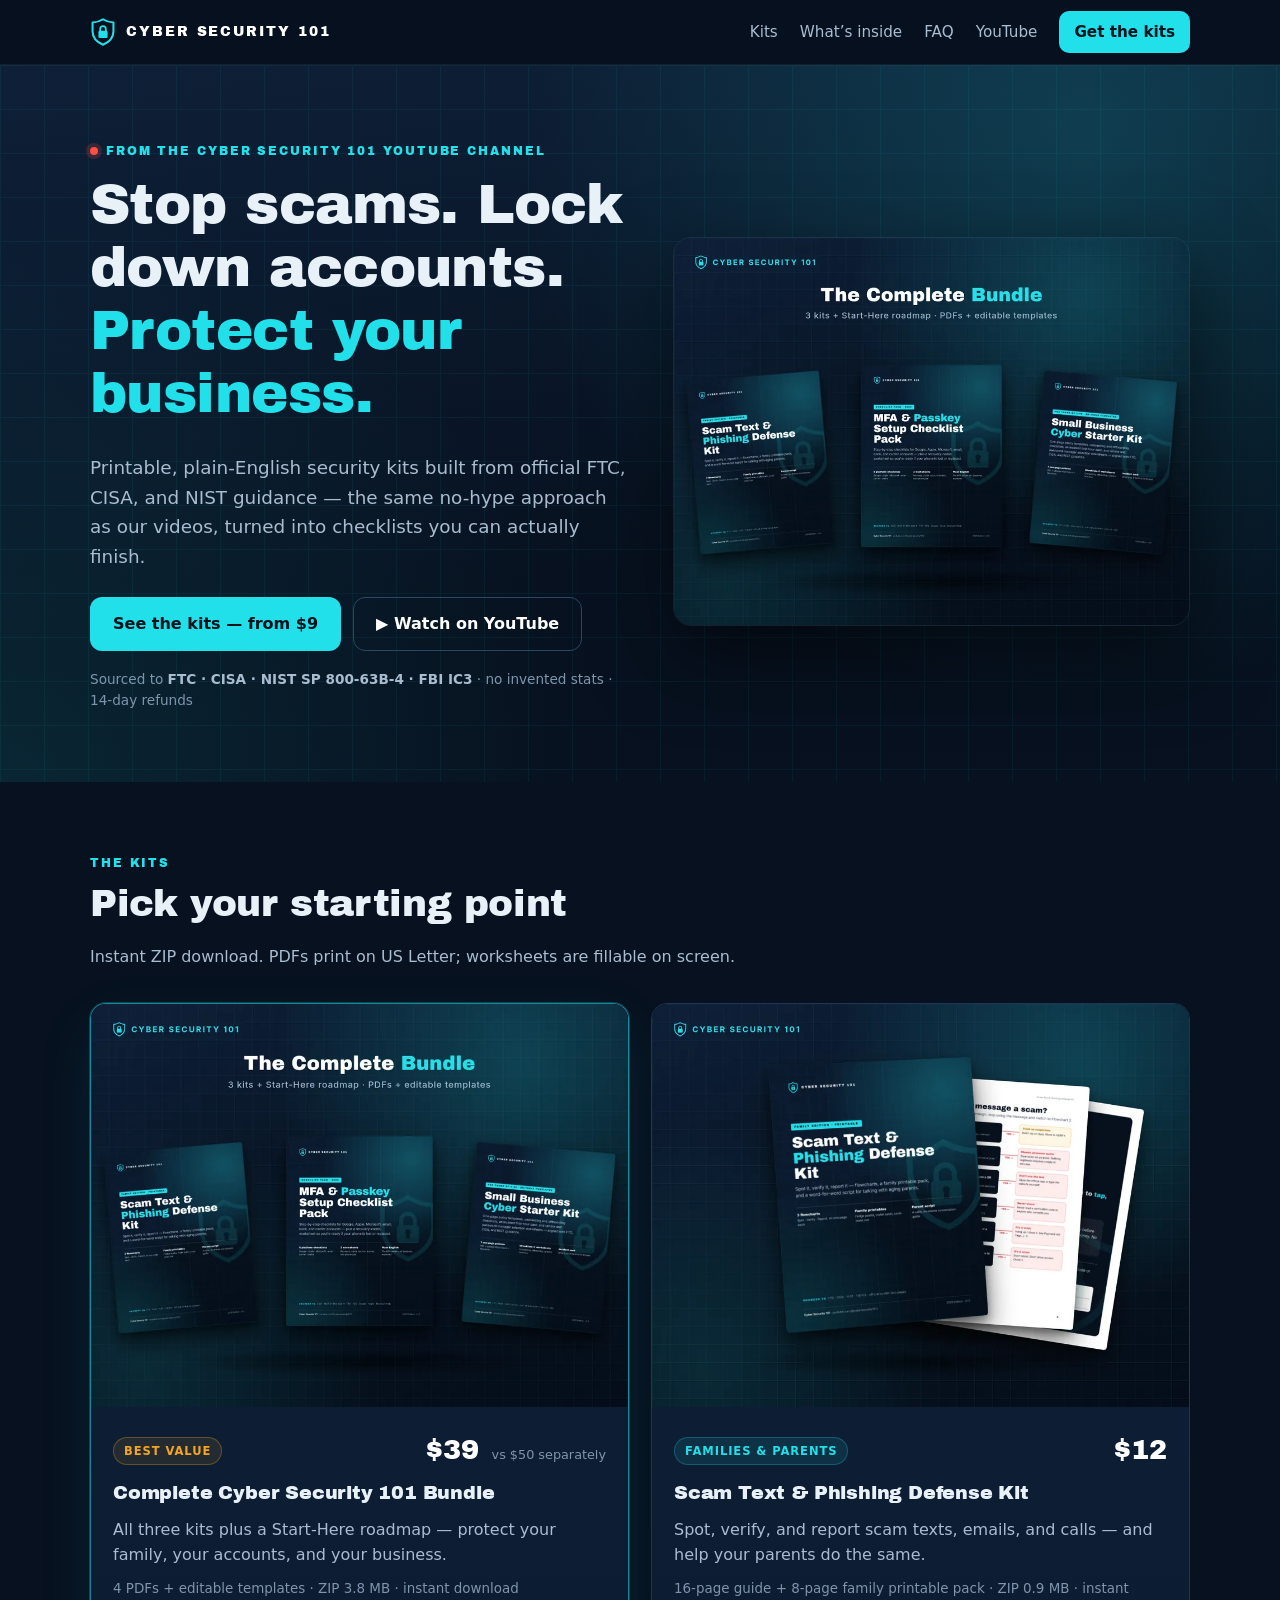
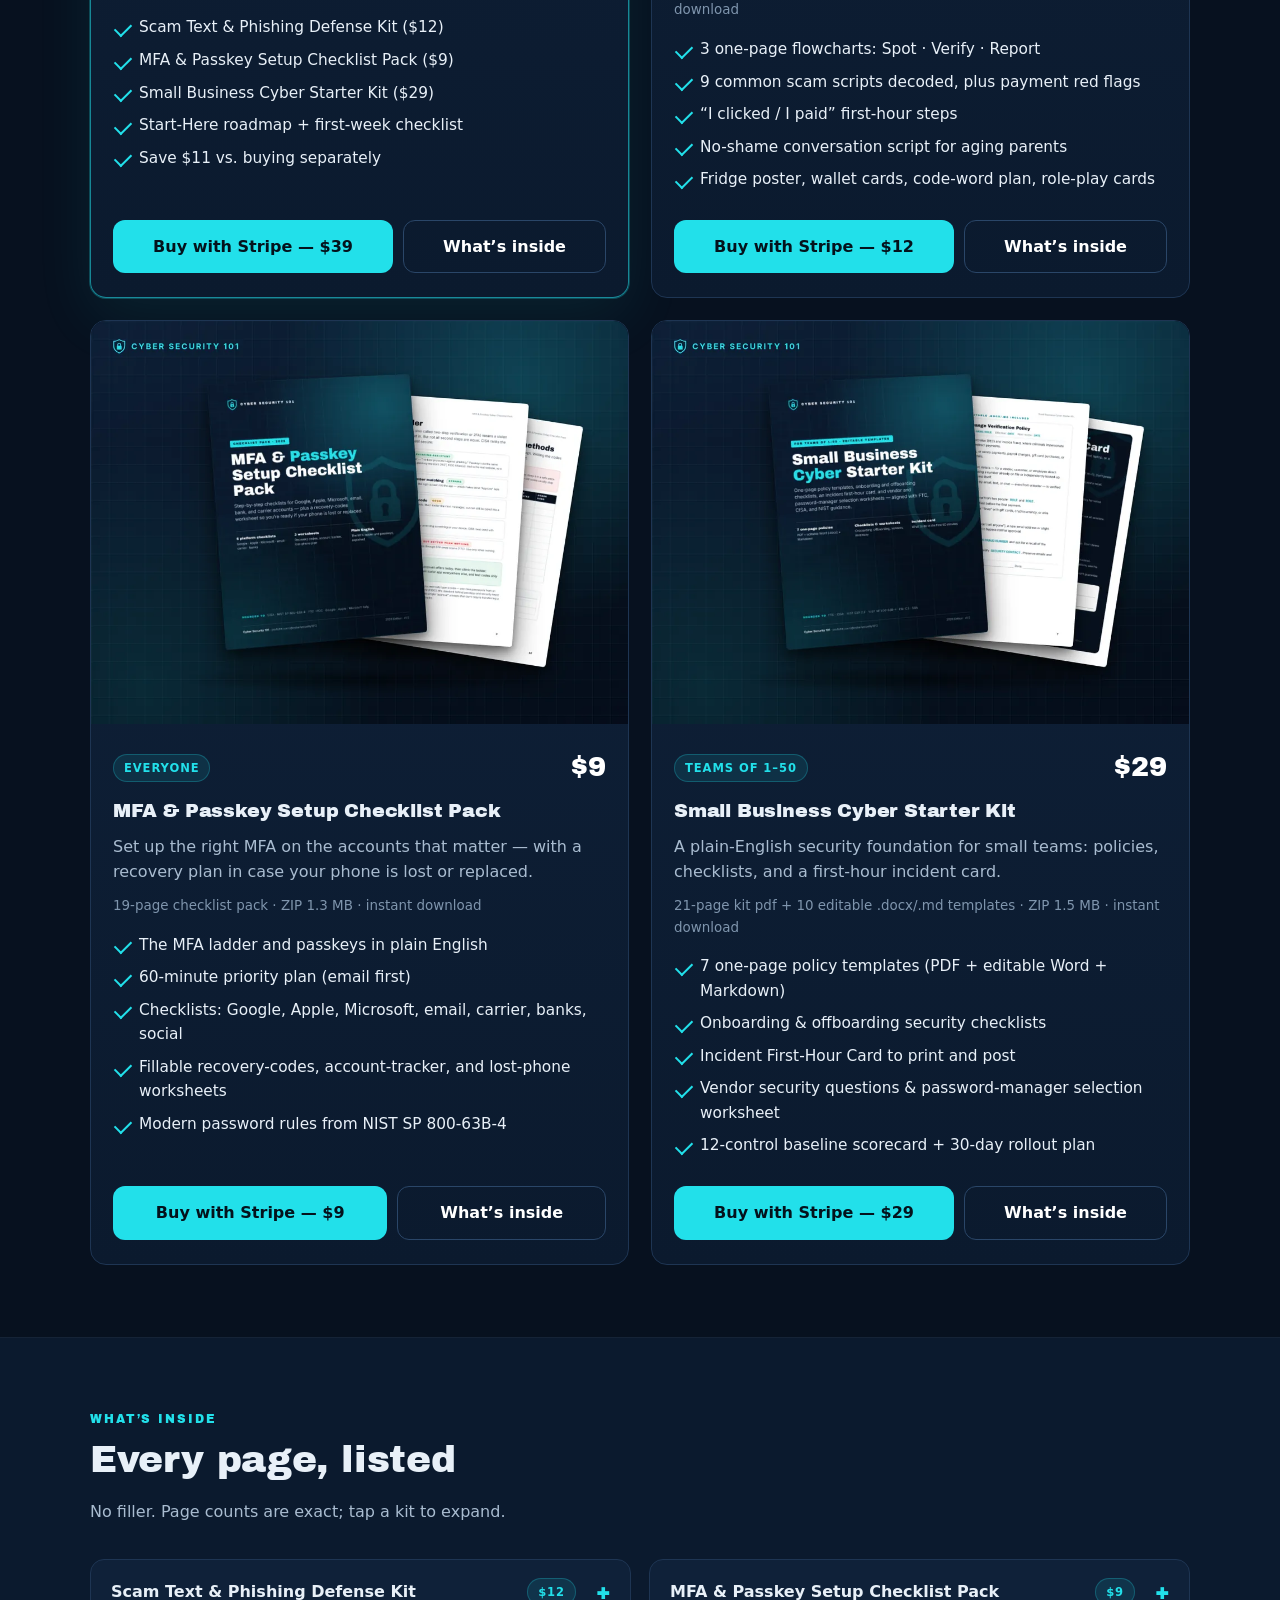
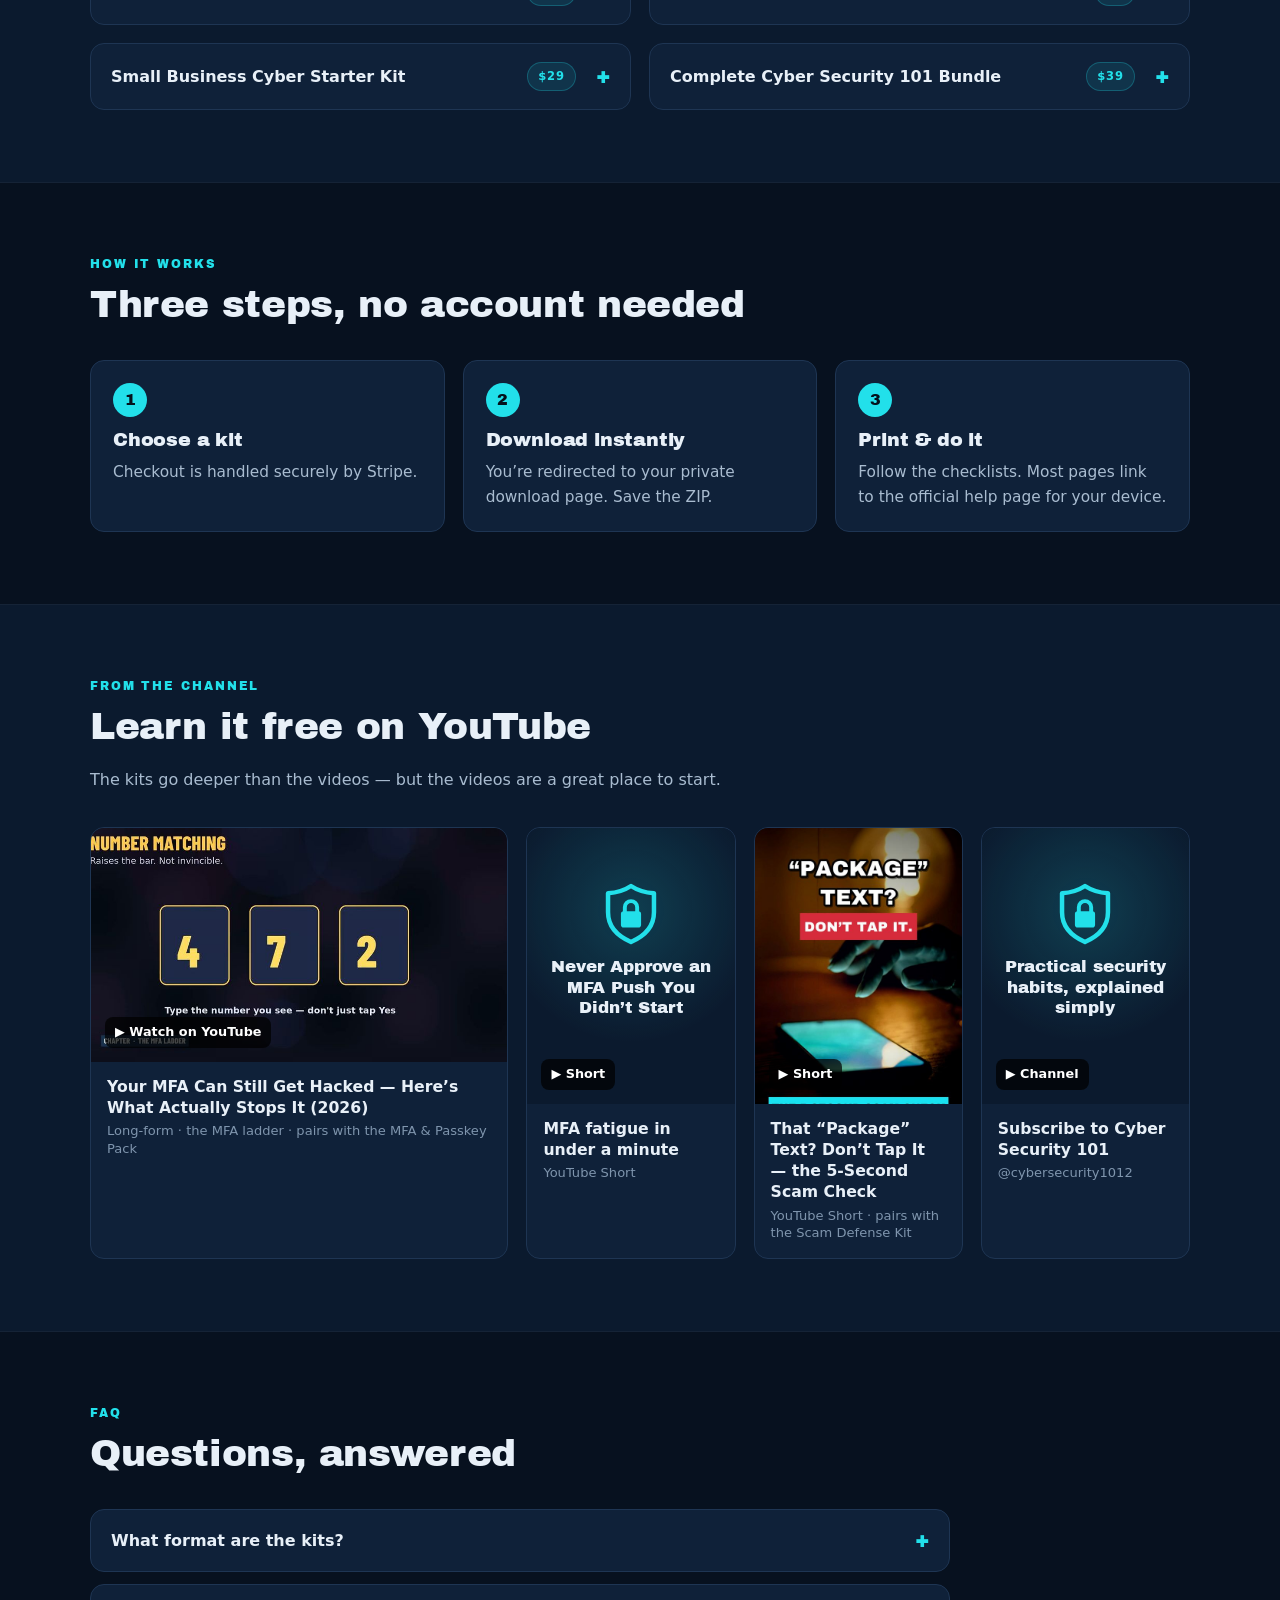
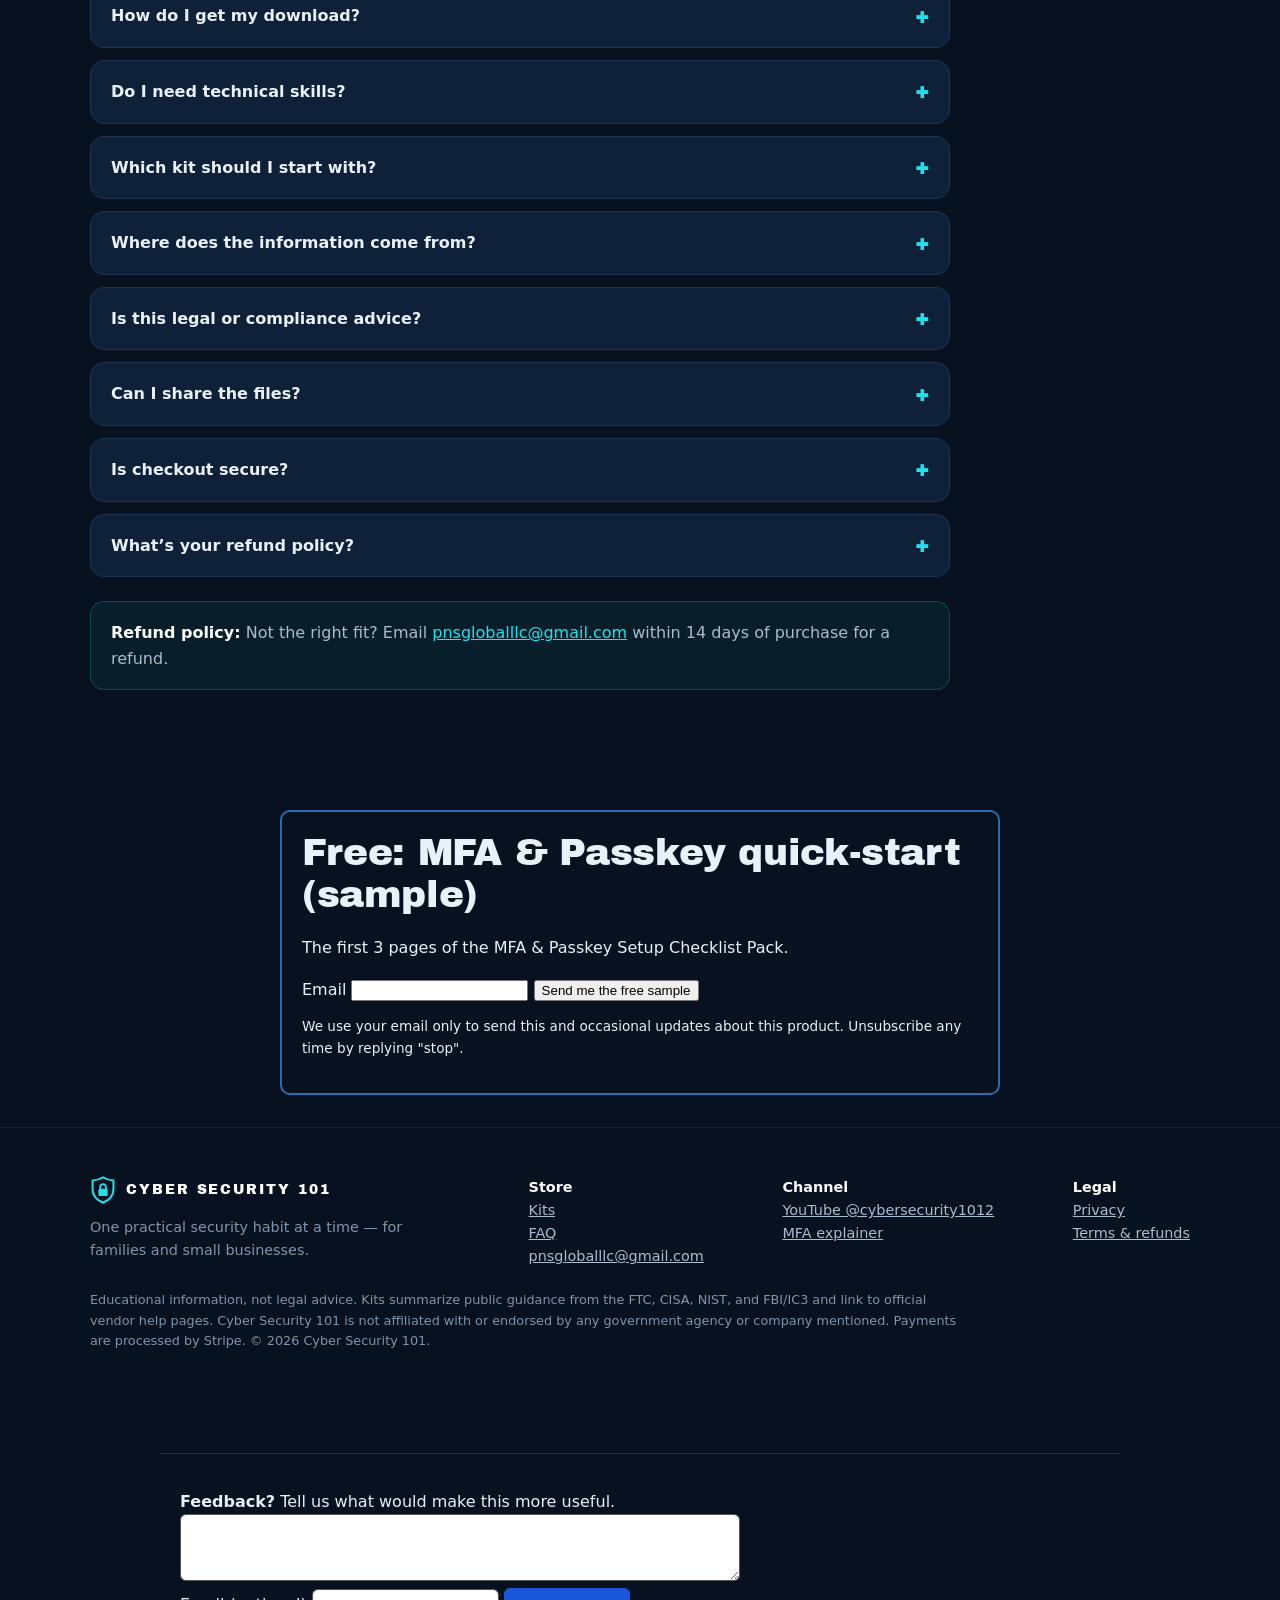
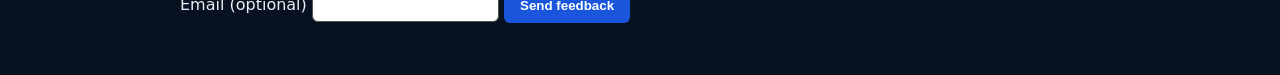
<file: index.html>
<!doctype html>
<html lang="en"><head>
<meta charset="utf-8">
<meta http-equiv="Content-Security-Policy" content="default-src 'self'; img-src 'self' data: https:; style-src 'self' 'unsafe-inline'; script-src 'self' 'unsafe-inline'; connect-src 'self' https://formsubmit.co; form-action 'self' https://formsubmit.co https://buy.stripe.com; frame-src 'self' https://www.youtube-nocookie.com https://www.youtube.com; base-uri 'self'; object-src 'none'; upgrade-insecure-requests">
<meta name="referrer" content="strict-origin-when-cross-origin">
<meta name="viewport" content="width=device-width,initial-scale=1">
<title>Cyber Security 101 Kits — Scam Defense, MFA &amp; Passkeys, Small Business Security</title>
<meta name="description" content="Printable, beginner-friendly security kits from the Cyber Security 101 YouTube channel: scam text &amp; phishing defense, MFA &amp; passkey checklists, and a small business cyber starter kit.">
<link rel="canonical" href="https://yarosim.github.io/cyber-security-101/">
<meta property="og:type" content="website"><meta property="og:site_name" content="Cyber Security 101">
<meta property="og:title" content="Cyber Security 101 Kits — Scam Defense, MFA &amp; Passkeys, Small Business Security"><meta property="og:description" content="Printable, beginner-friendly security kits from the Cyber Security 101 YouTube channel: scam text &amp; phishing defense, MFA &amp; passkey checklists, and a small business cyber starter kit.">
<meta property="og:url" content="https://yarosim.github.io/cyber-security-101/"><meta property="og:image" content="https://yarosim.github.io/cyber-security-101/assets/img/og-image.png">
<meta property="og:image:width" content="1200"><meta property="og:image:height" content="630">
<meta name="twitter:card" content="summary_large_image"><meta name="twitter:title" content="Cyber Security 101 Kits — Scam Defense, MFA &amp; Passkeys, Small Business Security"><meta name="twitter:description" content="Printable, beginner-friendly security kits from the Cyber Security 101 YouTube channel: scam text &amp; phishing defense, MFA &amp; passkey checklists, and a small business cyber starter kit."><meta name="twitter:image" content="https://yarosim.github.io/cyber-security-101/assets/img/og-image.png">
<meta name="theme-color" content="#07111F">
<link rel="icon" href="assets/img/favicon.svg" type="image/svg+xml"><link rel="icon" href="assets/img/favicon-32.png" sizes="32x32"><link rel="apple-touch-icon" href="assets/img/apple-touch-icon.png">
<link rel="preload" href="assets/fonts/archivo-black-latin.woff2" as="font" type="font/woff2" crossorigin>
<link rel="stylesheet" href="assets/css/site.css">
</head><body><a class="skip" href="#main">Skip to content</a>
<header class="top"><div class="wrap"><a class="brand" href="./"><svg viewBox="0 0 100 110" aria-hidden="true"><path d="M50 5 C38 13 24 17 9 18 L9 52 C9 78 27 95 50 105 C73 95 91 78 91 52 L91 18 C76 17 62 13 50 5 Z" fill="none" stroke="currentColor" stroke-width="8" stroke-linejoin="round"/><path d="M39 52 V43 a11 11 0 0 1 22 0 V52" fill="none" stroke="currentColor" stroke-width="7"/><rect x="32" y="50" width="36" height="29" rx="5" fill="currentColor"/></svg><span>CYBER SECURITY 101</span></a>
<nav class="links"><a href="#kits">Kits</a><a href="#inside">What’s inside</a><a href="#faq">FAQ</a><a href="https://www.youtube.com/@cybersecurity1012" rel="noopener">YouTube</a><a class="btn btn-primary btn-sm" href="#kits">Get the kits</a></nav></div></header><main id="main">
<section class="hero"><div class="wrap"><div>
<div class="eyebrow"><span class="dot"></span>From the Cyber Security 101 YouTube channel</div>
<h1>Stop scams. Lock down accounts. <span class="accent">Protect your business.</span></h1>
<p class="lead">Printable, plain-English security kits built from official FTC, CISA, and NIST guidance — the same no-hype approach as our videos, turned into checklists you can actually finish.</p>
<div class="cta"><a class="btn btn-primary" href="#kits">See the kits — from $9</a><a class="btn btn-ghost" href="https://www.youtube.com/@cybersecurity1012" rel="noopener">▶ Watch on YouTube</a></div>
<p class="sourced">Sourced to <b>FTC · CISA · NIST SP 800-63B-4 · FBI IC3</b> · no invented stats · 14-day refunds</p>
</div><div><picture><source srcset="assets/img/complete-bundle.webp" type="image/webp"><img class="hero-img" src="assets/img/complete-bundle.jpg" alt="The Complete Cyber Security 101 Bundle: three kit covers" width="960" height="720" fetchpriority="high"></picture></div></div></section>

<section id="kits"><div class="wrap"><div class="sec-head"><div class="kicker">The kits</div><h2>Pick your starting point</h2><p>Instant ZIP download. PDFs print on US Letter; worksheets are fillable on screen.</p></div>
<div class="grid"><article class="card featured" id="complete-bundle">
<div class="media"><picture><source srcset="assets/img/complete-bundle.webp" type="image/webp"><img src="assets/img/complete-bundle.jpg" alt="Complete Cyber Security 101 Bundle — cover and sample pages" width="960" height="720" loading="lazy"></picture></div>
<div class="body"><div class="pillrow"><span class="pill gold">Best value</span><span class="price">$39 <small>vs $50 separately</small></span></div>
<h3>Complete Cyber Security 101 Bundle</h3><p class="promise">All three kits plus a Start-Here roadmap — protect your family, your accounts, and your business.</p><p class="meta">4 PDFs + editable templates · ZIP 3.8 MB · instant download</p>
<ul><li>Scam Text &amp; Phishing Defense Kit ($12)</li><li>MFA &amp; Passkey Setup Checklist Pack ($9)</li><li>Small Business Cyber Starter Kit ($29)</li><li>Start-Here roadmap + first-week checklist</li><li>Save $11 vs. buying separately</li></ul>
<div class="actions"><a class="btn btn-primary" data-buy="complete-bundle" data-name="Complete Cyber Security 101 Bundle" data-price="39" href="mailto:pnsgloballlc@gmail.com?subject=Order: Complete Cyber Security 101 Bundle">Buy now — $39</a><a class="btn btn-ghost" href="#inside-complete-bundle">What’s inside</a></div>
</div></article><article class="card" id="scam-defense-kit">
<div class="media"><picture><source srcset="assets/img/scam-defense-kit.webp" type="image/webp"><img src="assets/img/scam-defense-kit.jpg" alt="Scam Text &amp; Phishing Defense Kit — cover and sample pages" width="960" height="720" loading="lazy"></picture></div>
<div class="body"><div class="pillrow"><span class="pill">Families &amp; parents</span><span class="price">$12</span></div>
<h3>Scam Text &amp; Phishing Defense Kit</h3><p class="promise">Spot, verify, and report scam texts, emails, and calls — and help your parents do the same.</p><p class="meta">16-page guide + 8-page family printable pack · ZIP 0.9 MB · instant download</p>
<ul><li>3 one-page flowcharts: Spot · Verify · Report</li><li>9 common scam scripts decoded, plus payment red flags</li><li>“I clicked / I paid” first-hour steps</li><li>No-shame conversation script for aging parents</li><li>Fridge poster, wallet cards, code-word plan, role-play cards</li></ul>
<div class="actions"><a class="btn btn-primary" data-buy="scam-defense-kit" data-name="Scam Text &amp; Phishing Defense Kit" data-price="12" href="mailto:pnsgloballlc@gmail.com?subject=Order: Scam Text &amp; Phishing Defense Kit">Buy now — $12</a><a class="btn btn-ghost" href="#inside-scam-defense-kit">What’s inside</a></div>
</div></article><article class="card" id="mfa-passkey-pack">
<div class="media"><picture><source srcset="assets/img/mfa-passkey-pack.webp" type="image/webp"><img src="assets/img/mfa-passkey-pack.jpg" alt="MFA &amp; Passkey Setup Checklist Pack — cover and sample pages" width="960" height="720" loading="lazy"></picture></div>
<div class="body"><div class="pillrow"><span class="pill">Everyone</span><span class="price">$9</span></div>
<h3>MFA &amp; Passkey Setup Checklist Pack</h3><p class="promise">Set up the right MFA on the accounts that matter — with a recovery plan in case your phone is lost or replaced.</p><p class="meta">19-page checklist pack · ZIP 1.3 MB · instant download</p>
<ul><li>The MFA ladder and passkeys in plain English</li><li>60-minute priority plan (email first)</li><li>Checklists: Google, Apple, Microsoft, email, carrier, banks, social</li><li>Fillable recovery-codes, account-tracker, and lost-phone worksheets</li><li>Modern password rules from NIST SP 800-63B-4</li></ul>
<div class="actions"><a class="btn btn-primary" data-buy="mfa-passkey-pack" data-name="MFA &amp; Passkey Setup Checklist Pack" data-price="9" href="mailto:pnsgloballlc@gmail.com?subject=Order: MFA &amp; Passkey Setup Checklist Pack">Buy now — $9</a><a class="btn btn-ghost" href="#inside-mfa-passkey-pack">What’s inside</a></div>
</div></article><article class="card" id="small-business-kit">
<div class="media"><picture><source srcset="assets/img/small-business-kit.webp" type="image/webp"><img src="assets/img/small-business-kit.jpg" alt="Small Business Cyber Starter Kit — cover and sample pages" width="960" height="720" loading="lazy"></picture></div>
<div class="body"><div class="pillrow"><span class="pill">Teams of 1–50</span><span class="price">$29</span></div>
<h3>Small Business Cyber Starter Kit</h3><p class="promise">A plain-English security foundation for small teams: policies, checklists, and a first-hour incident card.</p><p class="meta">21-page kit pdf + 10 editable .docx/.md templates · ZIP 1.5 MB · instant download</p>
<ul><li>7 one-page policy templates (PDF + editable Word + Markdown)</li><li>Onboarding &amp; offboarding security checklists</li><li>Incident First-Hour Card to print and post</li><li>Vendor security questions &amp; password-manager selection worksheet</li><li>12-control baseline scorecard + 30-day rollout plan</li></ul>
<div class="actions"><a class="btn btn-primary" data-buy="small-business-kit" data-name="Small Business Cyber Starter Kit" data-price="29" href="mailto:pnsgloballlc@gmail.com?subject=Order: Small Business Cyber Starter Kit">Buy now — $29</a><a class="btn btn-ghost" href="#inside-small-business-kit">What’s inside</a></div>
</div></article></div></div></section>

<section class="band" id="inside"><div class="wrap"><div class="sec-head"><div class="kicker">What’s inside</div><h2>Every page, listed</h2><p>No filler. Page counts are exact; tap a kit to expand.</p></div>
<div class="inside"><details id="inside-scam-defense-kit"><summary>Scam Text &amp; Phishing Defense Kit <span class="pill" style="margin-left:auto;margin-right:8px">$12</span></summary><p><b>Guide (16 pages):</b> the 5-Second Check; Flowchart 1 — Spot; Flowchart 2 — Verify (go direct); Flowchart 3 — Report (7726, ReportFraud.ftc.gov, IC3.gov, IdentityTheft.gov, Elder Fraud Hotline); 9 scam scripts decoded; payment red flags; “I clicked / I paid” first-hour checklists; a 20-minute account reset; a no-shame conversation script for aging parents; word-for-word call and text scripts; sources.</p><p><b>Family Printable Pack (8 pages, fillable):</b> PAUSE · CHECK · CALL fridge poster; 5-Second Check poster; 4 fold-over wallet cards; family verification (code-word) plan; trusted-numbers directory; scam incident log; 6 role-play cards.</p></details><details id="inside-mfa-passkey-pack"><summary>MFA &amp; Passkey Setup Checklist Pack <span class="pill" style="margin-left:auto;margin-right:8px">$9</span></summary><p><b>Checklist pack (19 pages, fillable):</b> the MFA ladder (CISA ranking); passkeys explained; 60-minute priority plan; checklists for Google, Apple, Microsoft, other email providers + mobile carrier, banks and payment apps, social and shopping accounts.</p><p><b>Worksheets:</b> recovery codes &amp; backup methods; account security tracker; “If I lose my phone” plan. Plus the two MFA rules, modern password rules from NIST SP 800-63B-4, and a 15-minute quarterly review.</p></details><details id="inside-small-business-kit"><summary>Small Business Cyber Starter Kit <span class="pill" style="margin-left:auto;margin-right:8px">$29</span></summary><p><b>Kit PDF (21 pages):</b> 12-control baseline scorecard (mapped to NIST CSF 2.0); asset &amp; account inventory; 7 one-page policies — Acceptable Use, Password/Passkey/MFA, Payment &amp; Bank-Change Verification, Data Handling, Backup &amp; Updates, Remote Work &amp; Devices, Incident Response; onboarding and offboarding checklists; Incident First-Hour Card; incident contacts &amp; log; vendor security questions; password-manager selection matrix; staff phishing handout; 30-day rollout plan; policy acknowledgment form.</p><p><b>Editable templates:</b> all 7 policies, both checklists, and the First-Hour Card as Word (.docx) and Markdown (.md) files, with placeholders highlighted.</p></details><details id="inside-complete-bundle"><summary>Complete Cyber Security 101 Bundle <span class="pill" style="margin-left:auto;margin-right:8px">$39</span></summary><p><b>Everything above in one ZIP:</b> Scam Text &amp; Phishing Defense Kit (guide + printables), MFA &amp; Passkey Setup Checklist Pack, Small Business Cyber Starter Kit (PDF + editable templates).</p><p><b>Start-Here roadmap (2 pages):</b> the order to use the kits and a first-week checklist.</p></details></div></div></section>

<section><div class="wrap"><div class="sec-head"><div class="kicker">How it works</div><h2>Three steps, no account needed</h2></div>
<div class="steps3"><div class="step"><h3>Choose a kit</h3><p>Checkout is handled securely by Stripe.</p></div><div class="step"><h3>Download instantly</h3><p>You’re redirected to your private download page. Save the ZIP.</p></div><div class="step"><h3>Print &amp; do it</h3><p>Follow the checklists. Most pages link to the official help page for your device.</p></div></div></div></section>

<section class="band" id="videos"><div class="wrap"><div class="sec-head"><div class="kicker">From the channel</div><h2>Learn it free on YouTube</h2><p>The kits go deeper than the videos — but the videos are a great place to start.</p></div><div class="videos">
<a class="vid" href="https://www.youtube.com/watch?v=_eU4ls9CV9U" rel="noopener"><div class="th"><img src="assets/img/mfa-long.jpg" alt="MFA explainer video thumbnail" width="1280" height="720" loading="lazy"><span class="play">▶ Watch on YouTube</span></div><div class="t">Your MFA Can Still Get Hacked — Here’s What Actually Stops It (2026)<small>Long-form · the MFA ladder · pairs with the MFA &amp; Passkey Pack</small></div></a>
<a class="vid short" href="https://www.youtube.com/shorts/EB3WGPZprxk" rel="noopener"><div class="th"><div class="shortcard"><svg viewBox="0 0 100 110" aria-hidden="true"><path d="M50 5 C38 13 24 17 9 18 L9 52 C9 78 27 95 50 105 C73 95 91 78 91 52 L91 18 C76 17 62 13 50 5 Z" fill="none" stroke="currentColor" stroke-width="8" stroke-linejoin="round"/><path d="M39 52 V43 a11 11 0 0 1 22 0 V52" fill="none" stroke="currentColor" stroke-width="7"/><rect x="32" y="50" width="36" height="29" rx="5" fill="currentColor"/></svg><b>Never Approve an MFA Push You Didn’t Start</b></div><span class="play">▶ Short</span></div><div class="t">MFA fatigue in under a minute<small>YouTube Short</small></div></a>
<a class="vid short" data-video="scamShort" href="https://www.youtube.com/@cybersecurity1012" rel="noopener" hidden><div class="th"><img src="assets/img/scam-short.jpg" alt="5-Second Scam Check short thumbnail" width="540" height="720" loading="lazy"><span class="play">▶ Short</span></div><div class="t">That “Package” Text? Don’t Tap It — the 5-Second Scam Check<small>YouTube Short · pairs with the Scam Defense Kit</small></div></a>
<a class="vid short" data-video="channelFallback" href="https://www.youtube.com/@cybersecurity1012" rel="noopener"><div class="th"><div class="shortcard"><svg viewBox="0 0 100 110" aria-hidden="true"><path d="M50 5 C38 13 24 17 9 18 L9 52 C9 78 27 95 50 105 C73 95 91 78 91 52 L91 18 C76 17 62 13 50 5 Z" fill="none" stroke="currentColor" stroke-width="8" stroke-linejoin="round"/><path d="M39 52 V43 a11 11 0 0 1 22 0 V52" fill="none" stroke="currentColor" stroke-width="7"/><rect x="32" y="50" width="36" height="29" rx="5" fill="currentColor"/></svg><b>Practical security habits, explained simply</b></div><span class="play">▶ Channel</span></div><div class="t">Subscribe to Cyber Security 101<small>@cybersecurity1012</small></div></a>
</div></div></section>

<section id="faq"><div class="wrap"><div class="sec-head"><div class="kicker">FAQ</div><h2>Questions, answered</h2></div>
<div class="faq"><details><summary>What format are the kits?</summary><p>PDF (US Letter) inside a ZIP file. Worksheets are fillable — type into them in Adobe Acrobat Reader, Apple Preview, or a modern browser — or print and write by hand. The Small Business kit also includes editable Word (.docx) and Markdown templates.</p></details><details><summary>How do I get my download?</summary><p>Right after checkout you’re redirected to your private download page. Bookmark it or save the ZIP right away. Lost it? Email pnsgloballlc@gmail.com with your receipt and we’ll resend it.</p></details><details><summary>Do I need technical skills?</summary><p>No. Everything is written for beginners: plain language, checklists, and links to each company’s official help page when menus differ on your device.</p></details><details><summary>Which kit should I start with?</summary><p>Worried about scam texts or protecting parents? Start with the Scam Text &amp; Phishing Defense Kit. Want to secure your own accounts? The MFA &amp; Passkey Pack. Run or help run a business? The Small Business kit. The bundle includes all three with a roadmap.</p></details><details><summary>Where does the information come from?</summary><p>Official guidance from the FTC, CISA, NIST (including SP 800-63B-4), and FBI/IC3, plus Google, Apple, and Microsoft help pages. Each kit ends with a dated sources page. We don’t use invented statistics.</p></details><details><summary>Is this legal or compliance advice?</summary><p>No. The kits are educational. The Small Business policies are starting templates — adapt them to your business and have a qualified advisor review anything you rely on for legal, regulatory, or contractual purposes.</p></details><details><summary>Can I share the files?</summary><p>Print as many copies as you need for your household (or, for the Small Business kit, within your own organization). Please don’t resell or post the files publicly.</p></details><details><summary>Is checkout secure?</summary><p>Payments are handled by Stripe on Stripe’s own checkout page. We never see or store your card number.</p></details><details><summary>What’s your refund policy?</summary><p>If a kit isn’t right for you, email pnsgloballlc@gmail.com within 14 days of purchase for a refund.</p></details></div>
<p class="note" style="margin-top:24px;max-width:860px"><b style="color:#fff">Refund policy:</b> Not the right fit? Email <a href="mailto:pnsgloballlc@gmail.com">pnsgloballlc@gmail.com</a> within 14 days of purchase for a refund.</p>
</div></section>

<!-- free-hook: email capture -> /free/ -->
<section id="free-hook" style="max-width:720px;margin:2rem auto;padding:1.25rem;border:2px solid #2b6cb0;border-radius:10px">
<h2 style="margin-top:0">Free: MFA & Passkey quick-start (sample)</h2>
<p>The first 3 pages of the MFA & Passkey Setup Checklist Pack.</p>
<form action="https://formsubmit.co/pnsgloballlc@gmail.com" method="POST">
<input type="hidden" name="_subject" value="[SIGNUP] cyber-security-101">
<input type="hidden" name="_next" value="https://yarosim.github.io/cyber-security-101/free/">
<input type="hidden" name="_template" value="table">
<input type="hidden" name="source" value="cyber-security-101">
<input type="text" name="_honey" style="display:none" tabindex="-1" autocomplete="off">
<label>Email <input type="email" name="email" required autocomplete="email"></label>
<button type="submit">Send me the free sample</button>
</form>
<p style="font-size:.85em">We use your email only to send this and occasional updates about this product. Unsubscribe any time by replying "stop".</p>
</section>
</main><footer><div class="wrap"><div class="cols">
<div><a class="brand" href="./"><svg viewBox="0 0 100 110" aria-hidden="true"><path d="M50 5 C38 13 24 17 9 18 L9 52 C9 78 27 95 50 105 C73 95 91 78 91 52 L91 18 C76 17 62 13 50 5 Z" fill="none" stroke="currentColor" stroke-width="8" stroke-linejoin="round"/><path d="M39 52 V43 a11 11 0 0 1 22 0 V52" fill="none" stroke="currentColor" stroke-width="7"/><rect x="32" y="50" width="36" height="29" rx="5" fill="currentColor"/></svg><span>CYBER SECURITY 101</span></a><p style="margin:.8em 0 0;max-width:360px">One practical security habit at a time — for families and small businesses.</p></div>
<div><b style="color:#fff">Store</b><br><a href="index.html#kits">Kits</a><br><a href="index.html#faq">FAQ</a><br><a href="mailto:pnsgloballlc@gmail.com">pnsgloballlc@gmail.com</a></div>
<div><b style="color:#fff">Channel</b><br><a href="https://www.youtube.com/@cybersecurity1012" rel="noopener">YouTube @cybersecurity1012</a><br><a href="https://www.youtube.com/watch?v=_eU4ls9CV9U" rel="noopener">MFA explainer</a></div>
<div><b style="color:#fff">Legal</b><br><a href="privacy.html">Privacy</a><br><a href="terms.html">Terms &amp; refunds</a></div>
</div>
<p class="fine">Educational information, not legal advice. Kits summarize public guidance from the FTC, CISA, NIST, and FBI/IC3 and link to official vendor help pages. Cyber Security 101 is not affiliated with or endorsed by any government agency or company mentioned. Payments are processed by Stripe. © <span id="yr">2026</span> Cyber Security 101.</p>
</div></footer>
<script src="config.js"></script><script src="assets/js/main.js" defer></script>

<!-- ux-forms v1 -->
<section id="feedback" aria-label="Signup and feedback" style="max-width:960px;margin:32px auto;padding:20px;border-top:1px solid #8884;font:16px/1.5 system-ui,sans-serif">
<form class="ux-feedback" action="https://formsubmit.co/pnsgloballlc@gmail.com" method="POST" aria-label="Feedback" style="margin-top:16px">
<input type="hidden" name="_subject" value="[FEEDBACK] cyber-security-101"><input type="hidden" name="_captcha" value="false"><input type="hidden" name="_template" value="table"><input type="text" name="_honey" style="display:none" tabindex="-1" autocomplete="off"><input type="hidden" name="_next" value="https://yarosim.github.io/cyber-security-101/?feedback=thanks">
<label for="ux-fb-msg"><strong>Feedback?</strong> Tell us what would make this more useful.</label><br><textarea id="ux-fb-msg" name="message" required rows="3" style="width:100%;max-width:560px;padding:10px;border:1px solid #555;border-radius:6px"></textarea><br><label for="ux-fb-email">Email (optional)</label> <input id="ux-fb-email" type="email" name="email" style="padding:8px;border:1px solid #555;border-radius:6px"> <button type="submit" style="padding:10px 16px;border:0;border-radius:6px;background:#1a56db;color:#fff;font-weight:700;cursor:pointer">Send feedback</button></form>
</section>
</body></html>
</file>
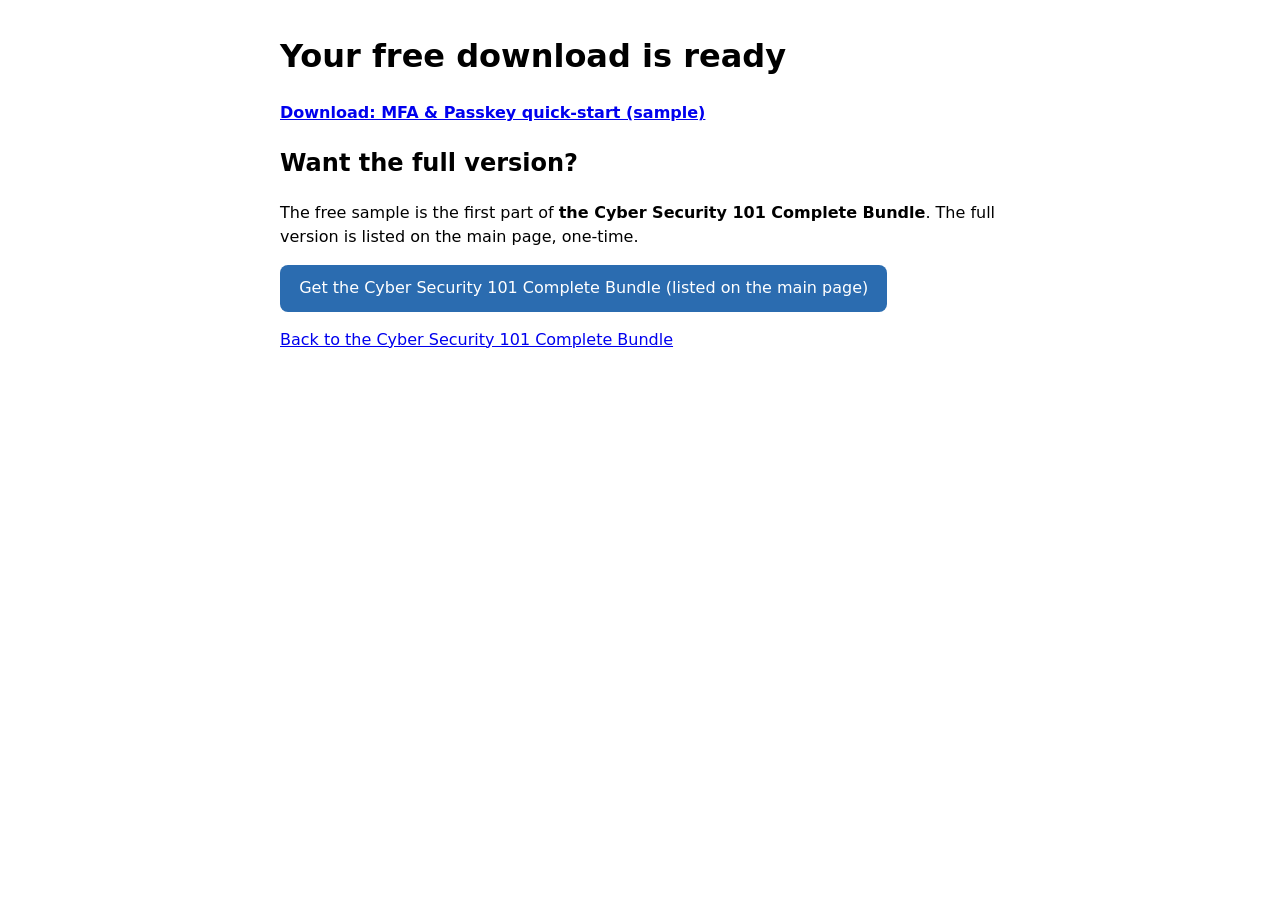
<file: free/index.html>
<!doctype html><html lang="en"><head><meta charset="utf-8"><meta name="viewport" content="width=device-width,initial-scale=1">
<meta http-equiv="Content-Security-Policy" content="default-src 'self'; img-src 'self' data: https:; style-src 'self' 'unsafe-inline'; script-src 'self' 'unsafe-inline'; connect-src 'self' https://formsubmit.co; form-action 'self' https://formsubmit.co https://buy.stripe.com; frame-src 'self' https://www.youtube-nocookie.com https://www.youtube.com; base-uri 'self'; object-src 'none'; upgrade-insecure-requests">
<meta name="referrer" content="strict-origin-when-cross-origin">
<meta name="robots" content="noindex"><title>Your free download: MFA & Passkey quick-start (sample)</title></head>
<body style="font-family:system-ui,sans-serif;max-width:720px;margin:2rem auto;padding:0 1rem;line-height:1.5">
<h1>Your free download is ready</h1>
<p><a href="MFA-Passkey-Quick-Start-FREE-SAMPLE.pdf" download><strong>Download: MFA & Passkey quick-start (sample)</strong></a></p>
<h2>Want the full version?</h2>
<p>The free sample is the first part of <strong>the Cyber Security 101 Complete Bundle</strong>. The full version is listed on the main page, one-time.</p>
<p><a href="https://vb3mfp-qd.myshopify.com/products/cs101-complete-bundle" style="display:inline-block;padding:.7rem 1.2rem;background:#2b6cb0;color:#fff;border-radius:8px;text-decoration:none">Get the Cyber Security 101 Complete Bundle (listed on the main page)</a></p>
<p><a href="../">Back to the Cyber Security 101 Complete Bundle</a></p></body></html>
</file>
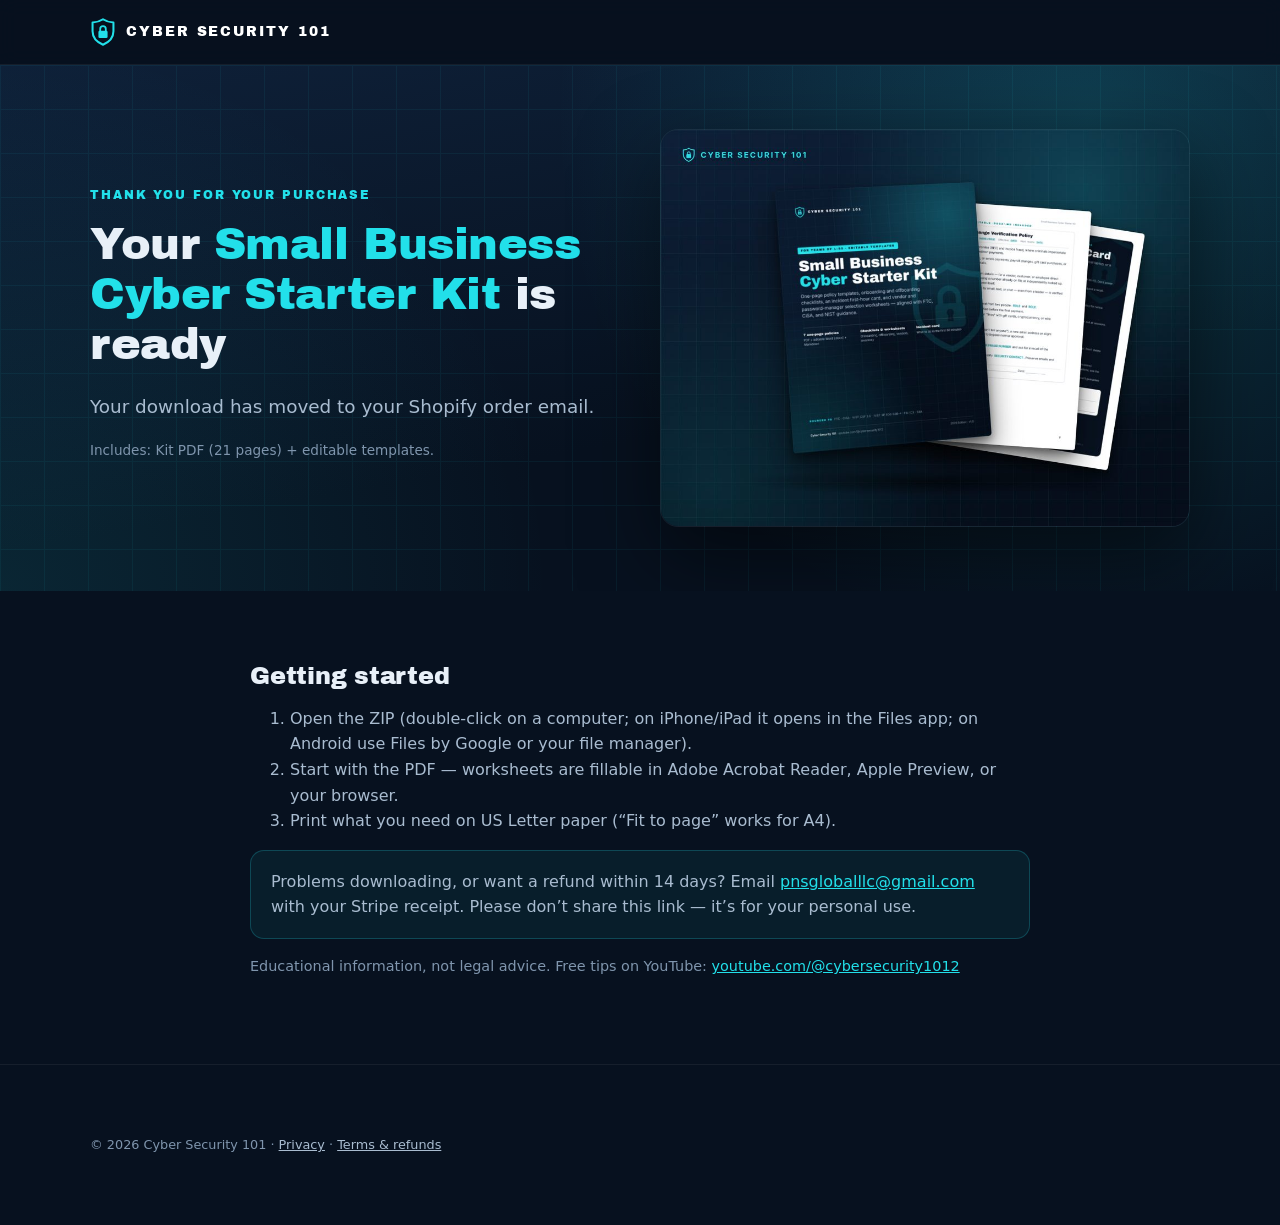
<file: dl/8af92f3fde334b6ee647858d05771cac/index.html>
<!doctype html>
<html lang="en"><head>
<meta charset="utf-8">
<meta http-equiv="Content-Security-Policy" content="default-src 'self'; img-src 'self' data: https:; style-src 'self' 'unsafe-inline'; script-src 'self' 'unsafe-inline'; connect-src 'self' https://formsubmit.co; form-action 'self' https://formsubmit.co https://buy.stripe.com; frame-src 'self' https://www.youtube-nocookie.com https://www.youtube.com; base-uri 'self'; object-src 'none'; upgrade-insecure-requests">
<meta name="referrer" content="strict-origin-when-cross-origin">
<meta name="viewport" content="width=device-width,initial-scale=1">
<title>Your download — Small Business Cyber Starter Kit</title>
<meta name="description" content="Thank you for your purchase.">
<meta name="theme-color" content="#07111F">
<link rel="icon" href="../../assets/img/favicon.svg" type="image/svg+xml"><link rel="icon" href="../../assets/img/favicon-32.png" sizes="32x32"><link rel="apple-touch-icon" href="../../assets/img/apple-touch-icon.png">
<link rel="preload" href="../../assets/fonts/archivo-black-latin.woff2" as="font" type="font/woff2" crossorigin>
<link rel="stylesheet" href="../../assets/css/site.css"><meta name="robots" content="noindex,nofollow,noarchive"><meta name="referrer" content="no-referrer">
</head><body><header class="top"><div class="wrap"><a class="brand" href="../../"><svg viewBox="0 0 100 110" aria-hidden="true"><path d="M50 5 C38 13 24 17 9 18 L9 52 C9 78 27 95 50 105 C73 95 91 78 91 52 L91 18 C76 17 62 13 50 5 Z" fill="none" stroke="currentColor" stroke-width="8" stroke-linejoin="round"/><path d="M39 52 V43 a11 11 0 0 1 22 0 V52" fill="none" stroke="currentColor" stroke-width="7"/><rect x="32" y="50" width="36" height="29" rx="5" fill="currentColor"/></svg><span>CYBER SECURITY 101</span></a></div></header>
<main id="main"><section class="hero" style="padding:64px 0"><div class="wrap" style="grid-template-columns:1fr 1fr">
<div><div class="eyebrow">Thank you for your purchase</div><h1 style="font-size:clamp(1.8rem,4vw,2.8rem)">Your <span class="accent">Small Business Cyber Starter Kit</span> is ready</h1>
<p class="lead">Your download has moved to your Shopify order email.</p>
<p class="sourced">Includes: Kit PDF (21 pages) + editable templates.</p>
</div><div><img class="hero-img" src="../../assets/img/small-business-kit.jpg" alt="Small Business Cyber Starter Kit" width="960" height="720"></div></div></section>
<section><div class="wrap" style="max-width:820px">
<h2 style="font-size:1.5rem">Getting started</h2>
<ol style="color:var(--ink2)"><li>Open the ZIP (double-click on a computer; on iPhone/iPad it opens in the Files app; on Android use Files by Google or your file manager).</li>
<li>Start with the PDF — worksheets are fillable in Adobe Acrobat Reader, Apple Preview, or your browser.</li>
<li>Print what you need on US Letter paper (“Fit to page” works for A4).</li></ol>
<p class="note">Problems downloading, or want a refund within 14 days? Email <a href="mailto:pnsgloballlc@gmail.com">pnsgloballlc@gmail.com</a> with your Stripe receipt. Please don’t share this link — it’s for your personal use.</p>
<p style="color:var(--ink3);font-size:.9rem">Educational information, not legal advice. Free tips on YouTube: <a href="https://www.youtube.com/@cybersecurity1012">youtube.com/@cybersecurity1012</a></p>
</div></section></main>
<footer><div class="wrap"><p class="fine">© 2026 Cyber Security 101 · <a href="../../privacy.html">Privacy</a> · <a href="../../terms.html">Terms &amp; refunds</a></p></div></footer></body></html>
</file>
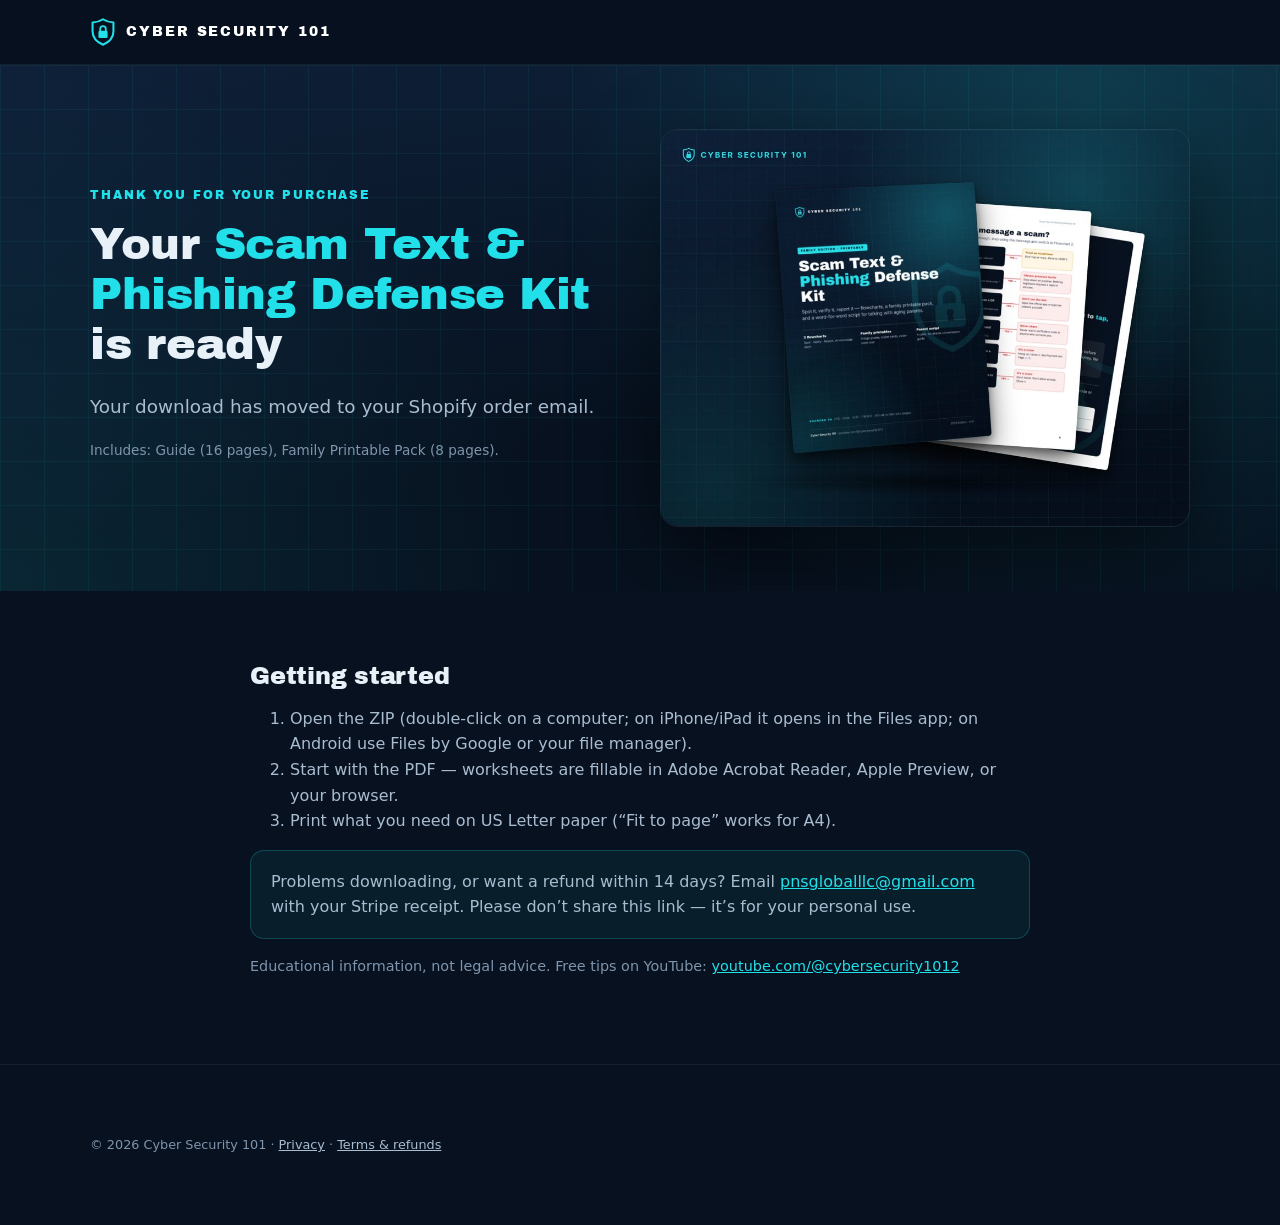
<file: dl/d24d8e977c393cf1ba09e2838d37d59a/index.html>
<!doctype html>
<html lang="en"><head>
<meta charset="utf-8">
<meta http-equiv="Content-Security-Policy" content="default-src 'self'; img-src 'self' data: https:; style-src 'self' 'unsafe-inline'; script-src 'self' 'unsafe-inline'; connect-src 'self' https://formsubmit.co; form-action 'self' https://formsubmit.co https://buy.stripe.com; frame-src 'self' https://www.youtube-nocookie.com https://www.youtube.com; base-uri 'self'; object-src 'none'; upgrade-insecure-requests">
<meta name="referrer" content="strict-origin-when-cross-origin">
<meta name="viewport" content="width=device-width,initial-scale=1">
<title>Your download — Scam Text &amp; Phishing Defense Kit</title>
<meta name="description" content="Thank you for your purchase.">
<meta name="theme-color" content="#07111F">
<link rel="icon" href="../../assets/img/favicon.svg" type="image/svg+xml"><link rel="icon" href="../../assets/img/favicon-32.png" sizes="32x32"><link rel="apple-touch-icon" href="../../assets/img/apple-touch-icon.png">
<link rel="preload" href="../../assets/fonts/archivo-black-latin.woff2" as="font" type="font/woff2" crossorigin>
<link rel="stylesheet" href="../../assets/css/site.css"><meta name="robots" content="noindex,nofollow,noarchive"><meta name="referrer" content="no-referrer">
</head><body><header class="top"><div class="wrap"><a class="brand" href="../../"><svg viewBox="0 0 100 110" aria-hidden="true"><path d="M50 5 C38 13 24 17 9 18 L9 52 C9 78 27 95 50 105 C73 95 91 78 91 52 L91 18 C76 17 62 13 50 5 Z" fill="none" stroke="currentColor" stroke-width="8" stroke-linejoin="round"/><path d="M39 52 V43 a11 11 0 0 1 22 0 V52" fill="none" stroke="currentColor" stroke-width="7"/><rect x="32" y="50" width="36" height="29" rx="5" fill="currentColor"/></svg><span>CYBER SECURITY 101</span></a></div></header>
<main id="main"><section class="hero" style="padding:64px 0"><div class="wrap" style="grid-template-columns:1fr 1fr">
<div><div class="eyebrow">Thank you for your purchase</div><h1 style="font-size:clamp(1.8rem,4vw,2.8rem)">Your <span class="accent">Scam Text &amp; Phishing Defense Kit</span> is ready</h1>
<p class="lead">Your download has moved to your Shopify order email.</p>
<p class="sourced">Includes: Guide (16 pages), Family Printable Pack (8 pages).</p>
</div><div><img class="hero-img" src="../../assets/img/scam-defense-kit.jpg" alt="Scam Text &amp; Phishing Defense Kit" width="960" height="720"></div></div></section>
<section><div class="wrap" style="max-width:820px">
<h2 style="font-size:1.5rem">Getting started</h2>
<ol style="color:var(--ink2)"><li>Open the ZIP (double-click on a computer; on iPhone/iPad it opens in the Files app; on Android use Files by Google or your file manager).</li>
<li>Start with the PDF — worksheets are fillable in Adobe Acrobat Reader, Apple Preview, or your browser.</li>
<li>Print what you need on US Letter paper (“Fit to page” works for A4).</li></ol>
<p class="note">Problems downloading, or want a refund within 14 days? Email <a href="mailto:pnsgloballlc@gmail.com">pnsgloballlc@gmail.com</a> with your Stripe receipt. Please don’t share this link — it’s for your personal use.</p>
<p style="color:var(--ink3);font-size:.9rem">Educational information, not legal advice. Free tips on YouTube: <a href="https://www.youtube.com/@cybersecurity1012">youtube.com/@cybersecurity1012</a></p>
</div></section></main>
<footer><div class="wrap"><p class="fine">© 2026 Cyber Security 101 · <a href="../../privacy.html">Privacy</a> · <a href="../../terms.html">Terms &amp; refunds</a></p></div></footer></body></html>
</file>
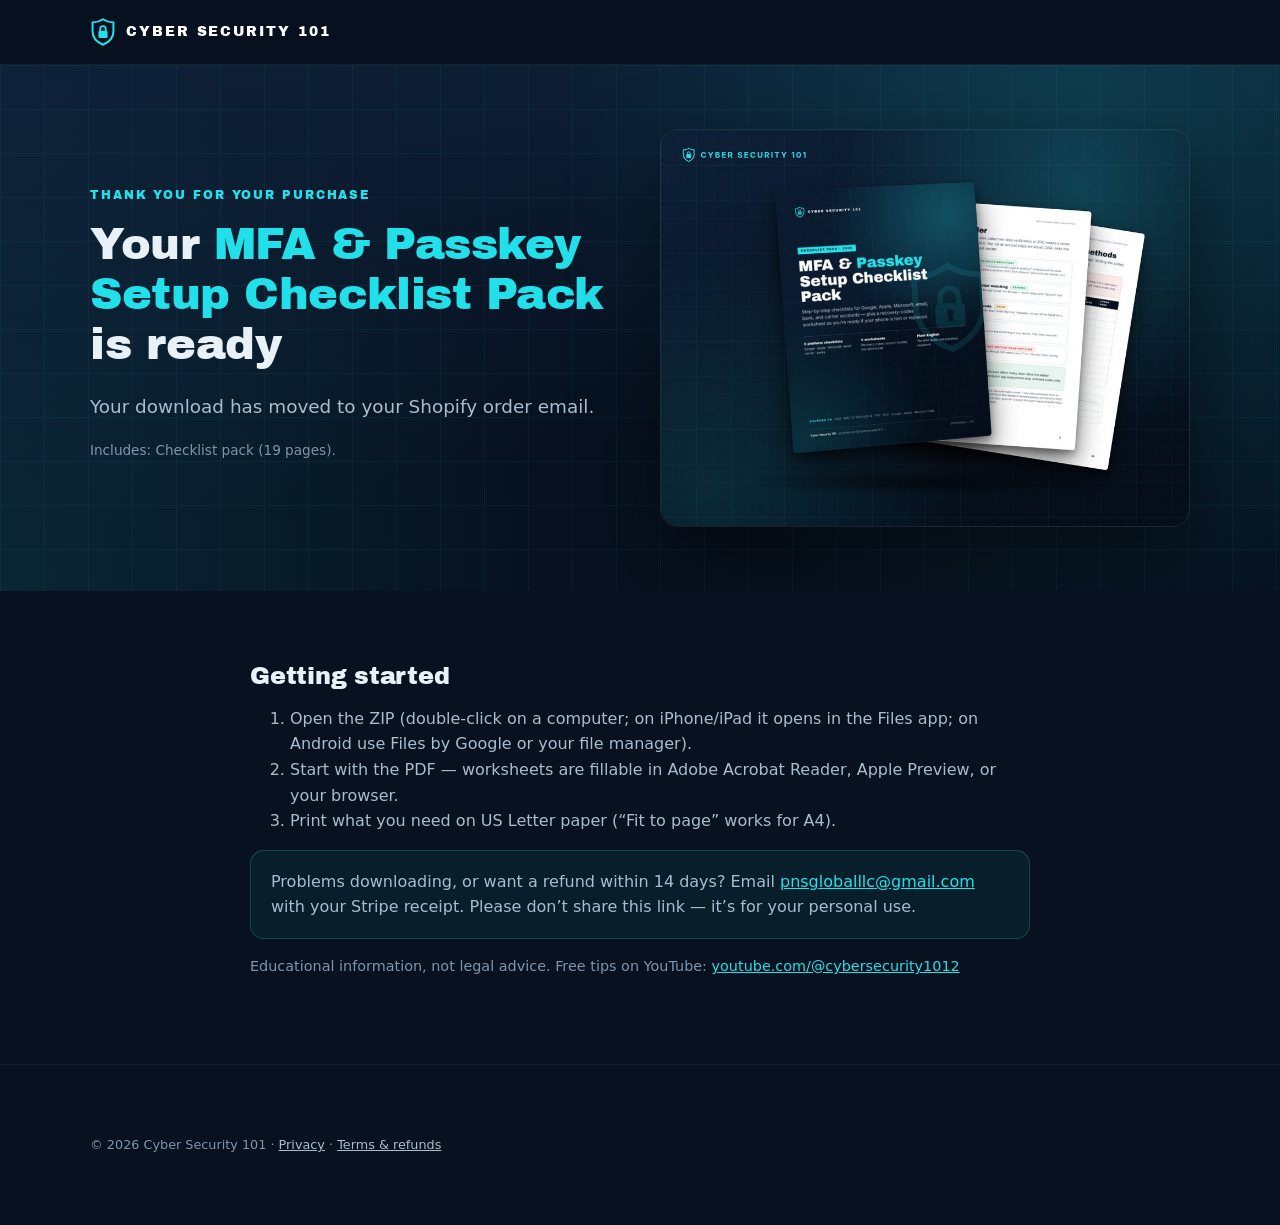
<file: dl/da79d294f0dbcce660c05639e3f1a6bf/index.html>
<!doctype html>
<html lang="en"><head>
<meta charset="utf-8">
<meta http-equiv="Content-Security-Policy" content="default-src 'self'; img-src 'self' data: https:; style-src 'self' 'unsafe-inline'; script-src 'self' 'unsafe-inline'; connect-src 'self' https://formsubmit.co; form-action 'self' https://formsubmit.co https://buy.stripe.com; frame-src 'self' https://www.youtube-nocookie.com https://www.youtube.com; base-uri 'self'; object-src 'none'; upgrade-insecure-requests">
<meta name="referrer" content="strict-origin-when-cross-origin">
<meta name="viewport" content="width=device-width,initial-scale=1">
<title>Your download — MFA &amp; Passkey Setup Checklist Pack</title>
<meta name="description" content="Thank you for your purchase.">
<meta name="theme-color" content="#07111F">
<link rel="icon" href="../../assets/img/favicon.svg" type="image/svg+xml"><link rel="icon" href="../../assets/img/favicon-32.png" sizes="32x32"><link rel="apple-touch-icon" href="../../assets/img/apple-touch-icon.png">
<link rel="preload" href="../../assets/fonts/archivo-black-latin.woff2" as="font" type="font/woff2" crossorigin>
<link rel="stylesheet" href="../../assets/css/site.css"><meta name="robots" content="noindex,nofollow,noarchive"><meta name="referrer" content="no-referrer">
</head><body><header class="top"><div class="wrap"><a class="brand" href="../../"><svg viewBox="0 0 100 110" aria-hidden="true"><path d="M50 5 C38 13 24 17 9 18 L9 52 C9 78 27 95 50 105 C73 95 91 78 91 52 L91 18 C76 17 62 13 50 5 Z" fill="none" stroke="currentColor" stroke-width="8" stroke-linejoin="round"/><path d="M39 52 V43 a11 11 0 0 1 22 0 V52" fill="none" stroke="currentColor" stroke-width="7"/><rect x="32" y="50" width="36" height="29" rx="5" fill="currentColor"/></svg><span>CYBER SECURITY 101</span></a></div></header>
<main id="main"><section class="hero" style="padding:64px 0"><div class="wrap" style="grid-template-columns:1fr 1fr">
<div><div class="eyebrow">Thank you for your purchase</div><h1 style="font-size:clamp(1.8rem,4vw,2.8rem)">Your <span class="accent">MFA &amp; Passkey Setup Checklist Pack</span> is ready</h1>
<p class="lead">Your download has moved to your Shopify order email.</p>
<p class="sourced">Includes: Checklist pack (19 pages).</p>
</div><div><img class="hero-img" src="../../assets/img/mfa-passkey-pack.jpg" alt="MFA &amp; Passkey Setup Checklist Pack" width="960" height="720"></div></div></section>
<section><div class="wrap" style="max-width:820px">
<h2 style="font-size:1.5rem">Getting started</h2>
<ol style="color:var(--ink2)"><li>Open the ZIP (double-click on a computer; on iPhone/iPad it opens in the Files app; on Android use Files by Google or your file manager).</li>
<li>Start with the PDF — worksheets are fillable in Adobe Acrobat Reader, Apple Preview, or your browser.</li>
<li>Print what you need on US Letter paper (“Fit to page” works for A4).</li></ol>
<p class="note">Problems downloading, or want a refund within 14 days? Email <a href="mailto:pnsgloballlc@gmail.com">pnsgloballlc@gmail.com</a> with your Stripe receipt. Please don’t share this link — it’s for your personal use.</p>
<p style="color:var(--ink3);font-size:.9rem">Educational information, not legal advice. Free tips on YouTube: <a href="https://www.youtube.com/@cybersecurity1012">youtube.com/@cybersecurity1012</a></p>
</div></section></main>
<footer><div class="wrap"><p class="fine">© 2026 Cyber Security 101 · <a href="../../privacy.html">Privacy</a> · <a href="../../terms.html">Terms &amp; refunds</a></p></div></footer></body></html>
</file>
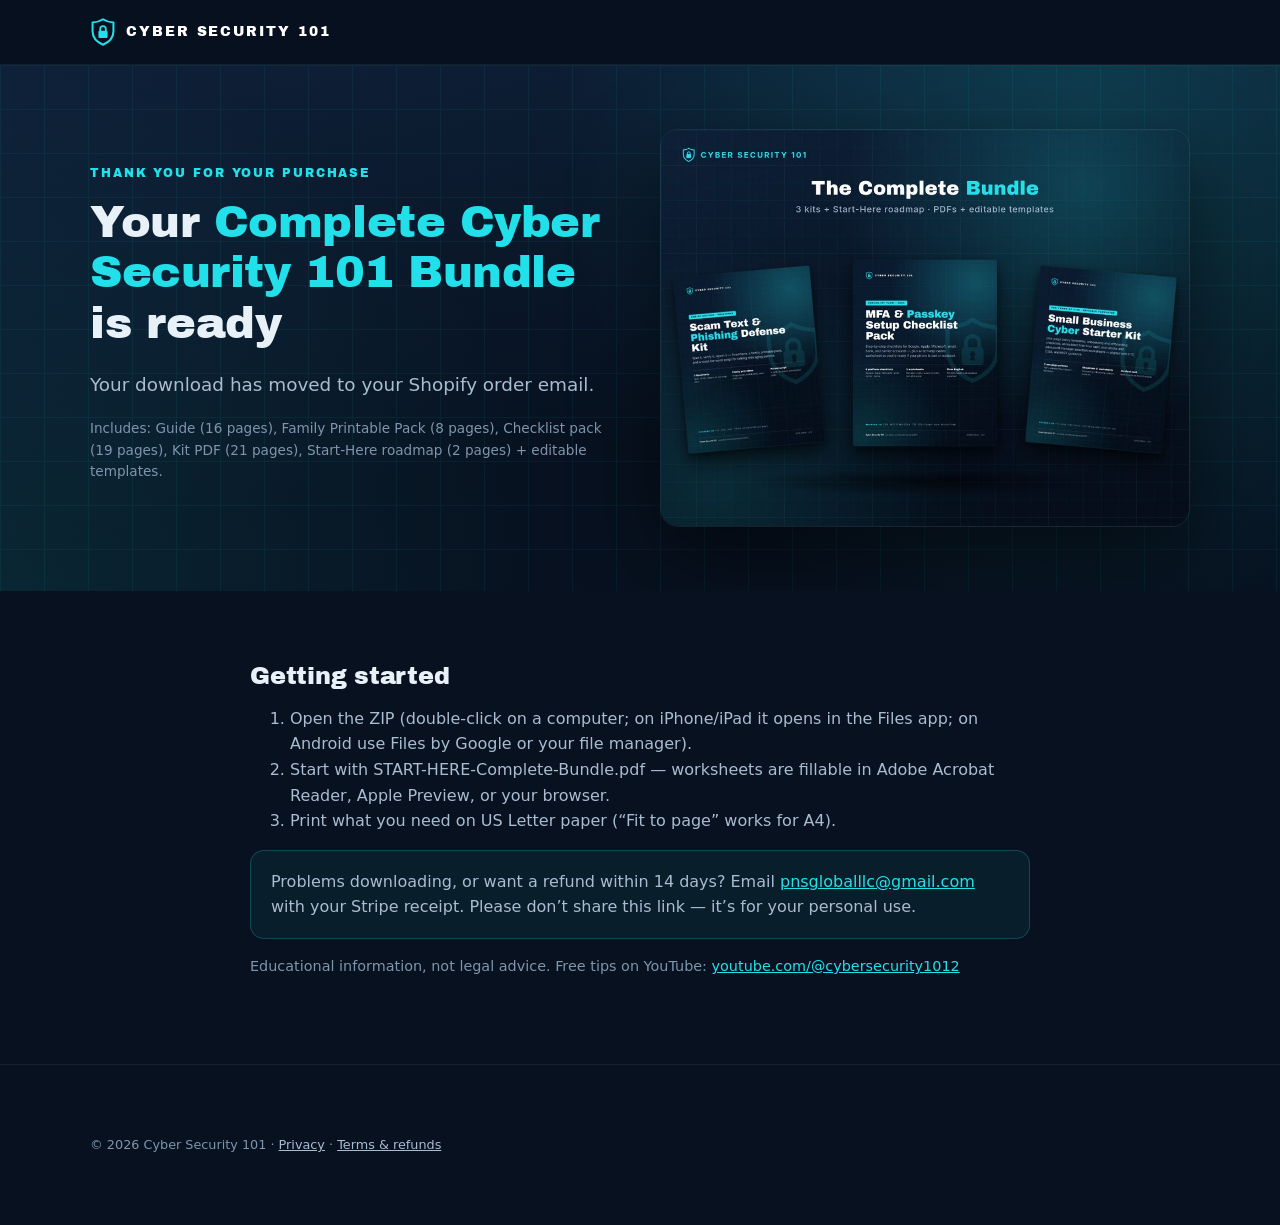
<file: dl/fed9248f34ada5a5390386fc91d8ebed/index.html>
<!doctype html>
<html lang="en"><head>
<meta charset="utf-8">
<meta http-equiv="Content-Security-Policy" content="default-src 'self'; img-src 'self' data: https:; style-src 'self' 'unsafe-inline'; script-src 'self' 'unsafe-inline'; connect-src 'self' https://formsubmit.co; form-action 'self' https://formsubmit.co https://buy.stripe.com; frame-src 'self' https://www.youtube-nocookie.com https://www.youtube.com; base-uri 'self'; object-src 'none'; upgrade-insecure-requests">
<meta name="referrer" content="strict-origin-when-cross-origin">
<meta name="viewport" content="width=device-width,initial-scale=1">
<title>Your download — Complete Cyber Security 101 Bundle</title>
<meta name="description" content="Thank you for your purchase.">
<meta name="theme-color" content="#07111F">
<link rel="icon" href="../../assets/img/favicon.svg" type="image/svg+xml"><link rel="icon" href="../../assets/img/favicon-32.png" sizes="32x32"><link rel="apple-touch-icon" href="../../assets/img/apple-touch-icon.png">
<link rel="preload" href="../../assets/fonts/archivo-black-latin.woff2" as="font" type="font/woff2" crossorigin>
<link rel="stylesheet" href="../../assets/css/site.css"><meta name="robots" content="noindex,nofollow,noarchive"><meta name="referrer" content="no-referrer">
</head><body><header class="top"><div class="wrap"><a class="brand" href="../../"><svg viewBox="0 0 100 110" aria-hidden="true"><path d="M50 5 C38 13 24 17 9 18 L9 52 C9 78 27 95 50 105 C73 95 91 78 91 52 L91 18 C76 17 62 13 50 5 Z" fill="none" stroke="currentColor" stroke-width="8" stroke-linejoin="round"/><path d="M39 52 V43 a11 11 0 0 1 22 0 V52" fill="none" stroke="currentColor" stroke-width="7"/><rect x="32" y="50" width="36" height="29" rx="5" fill="currentColor"/></svg><span>CYBER SECURITY 101</span></a></div></header>
<main id="main"><section class="hero" style="padding:64px 0"><div class="wrap" style="grid-template-columns:1fr 1fr">
<div><div class="eyebrow">Thank you for your purchase</div><h1 style="font-size:clamp(1.8rem,4vw,2.8rem)">Your <span class="accent">Complete Cyber Security 101 Bundle</span> is ready</h1>
<p class="lead">Your download has moved to your Shopify order email.</p>
<p class="sourced">Includes: Guide (16 pages), Family Printable Pack (8 pages), Checklist pack (19 pages), Kit PDF (21 pages), Start-Here roadmap (2 pages) + editable templates.</p>
</div><div><img class="hero-img" src="../../assets/img/complete-bundle.jpg" alt="Complete Cyber Security 101 Bundle" width="960" height="720"></div></div></section>
<section><div class="wrap" style="max-width:820px">
<h2 style="font-size:1.5rem">Getting started</h2>
<ol style="color:var(--ink2)"><li>Open the ZIP (double-click on a computer; on iPhone/iPad it opens in the Files app; on Android use Files by Google or your file manager).</li>
<li>Start with START-HERE-Complete-Bundle.pdf — worksheets are fillable in Adobe Acrobat Reader, Apple Preview, or your browser.</li>
<li>Print what you need on US Letter paper (“Fit to page” works for A4).</li></ol>
<p class="note">Problems downloading, or want a refund within 14 days? Email <a href="mailto:pnsgloballlc@gmail.com">pnsgloballlc@gmail.com</a> with your Stripe receipt. Please don’t share this link — it’s for your personal use.</p>
<p style="color:var(--ink3);font-size:.9rem">Educational information, not legal advice. Free tips on YouTube: <a href="https://www.youtube.com/@cybersecurity1012">youtube.com/@cybersecurity1012</a></p>
</div></section></main>
<footer><div class="wrap"><p class="fine">© 2026 Cyber Security 101 · <a href="../../privacy.html">Privacy</a> · <a href="../../terms.html">Terms &amp; refunds</a></p></div></footer></body></html>
</file>
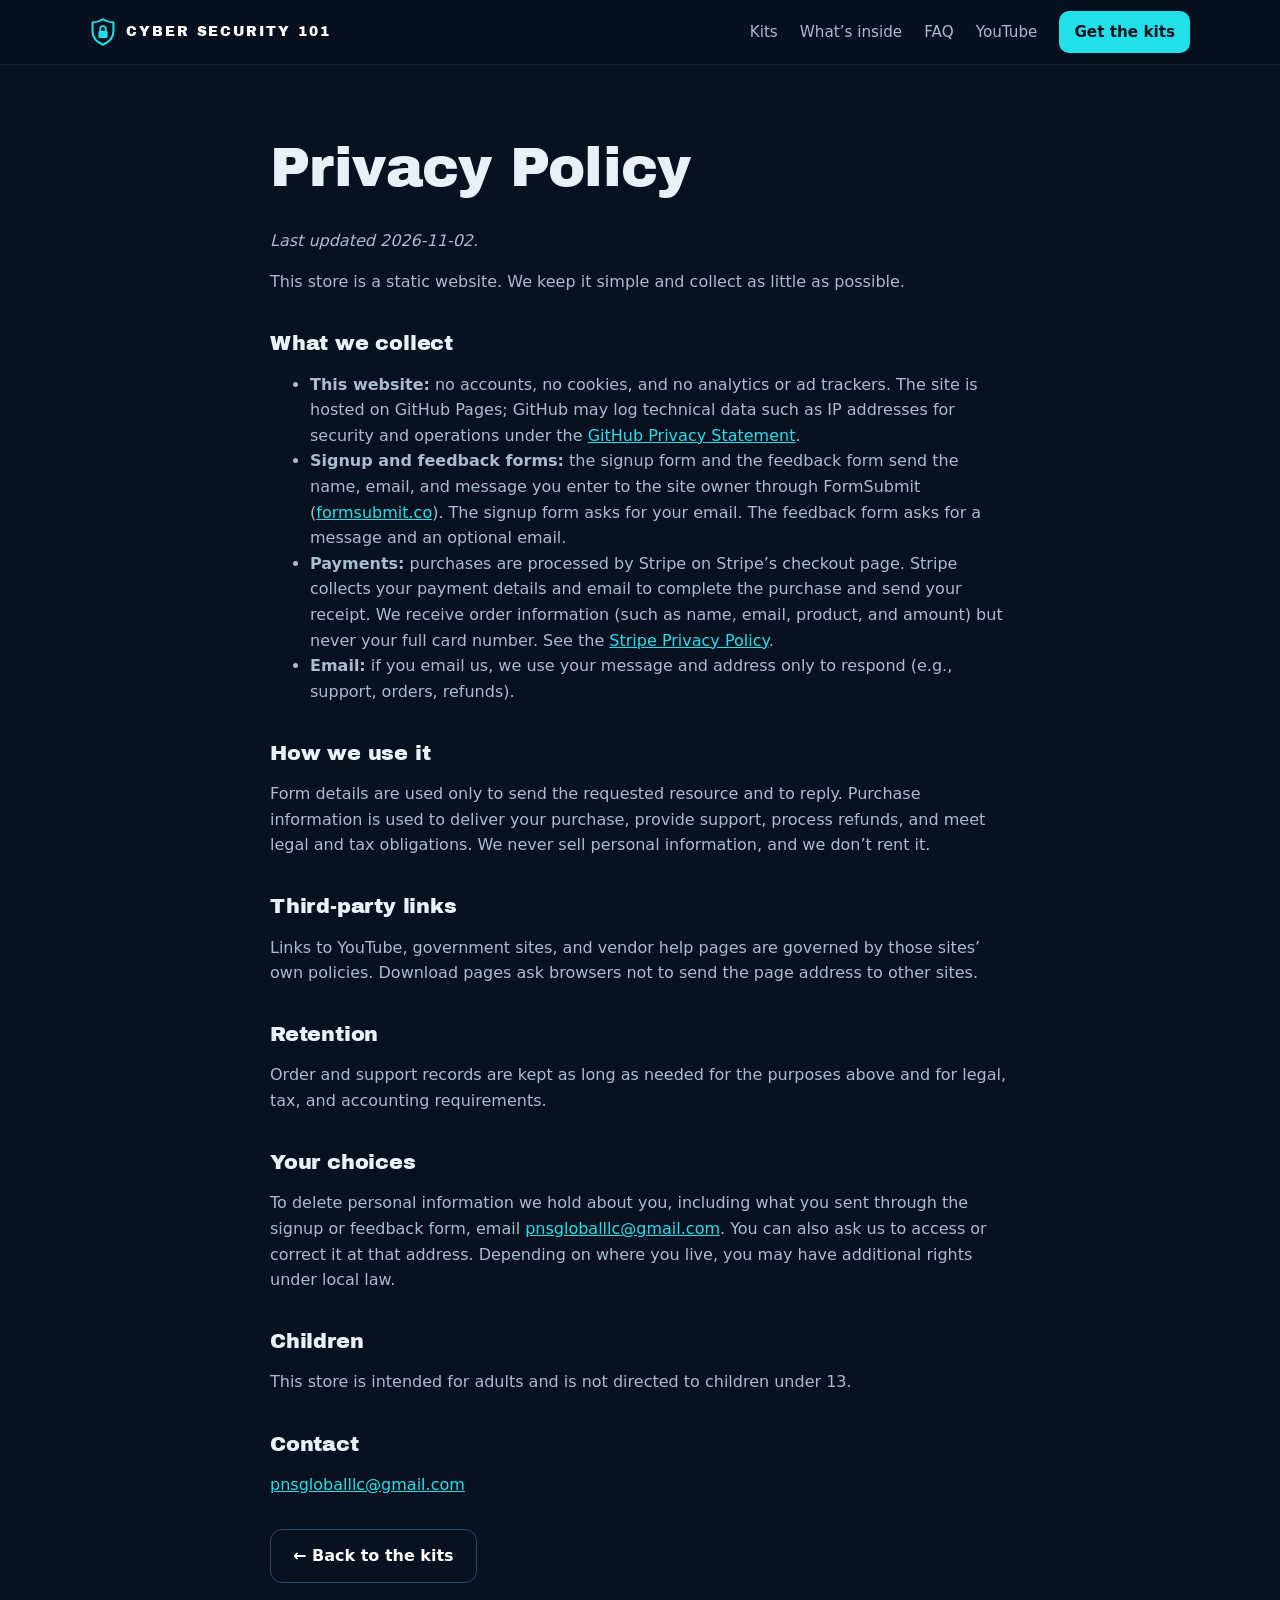
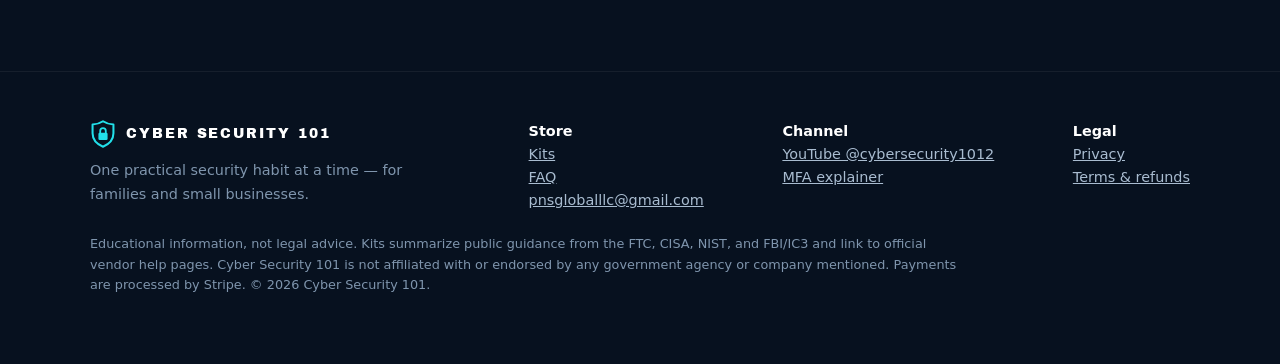
<file: privacy.html>
<!doctype html>
<html lang="en"><head>
<meta charset="utf-8">
<meta http-equiv="Content-Security-Policy" content="default-src 'self'; img-src 'self' data: https:; style-src 'self' 'unsafe-inline'; script-src 'self' 'unsafe-inline'; connect-src 'self' https://formsubmit.co; form-action 'self' https://formsubmit.co https://buy.stripe.com; frame-src 'self' https://www.youtube-nocookie.com https://www.youtube.com; base-uri 'self'; object-src 'none'; upgrade-insecure-requests">
<meta name="referrer" content="strict-origin-when-cross-origin">
<meta name="viewport" content="width=device-width,initial-scale=1">
<title>Privacy Policy — Cyber Security 101 Kits</title>
<meta name="description" content="Privacy Policy — Cyber Security 101 Kits">
<link rel="canonical" href="https://yarosim.github.io/cyber-security-101/privacy.html">
<meta property="og:type" content="website"><meta property="og:site_name" content="Cyber Security 101">
<meta property="og:title" content="Privacy Policy — Cyber Security 101 Kits"><meta property="og:description" content="Privacy Policy — Cyber Security 101 Kits">
<meta property="og:url" content="https://yarosim.github.io/cyber-security-101/privacy.html"><meta property="og:image" content="https://yarosim.github.io/cyber-security-101/assets/img/og-image.png">
<meta property="og:image:width" content="1200"><meta property="og:image:height" content="630">
<meta name="twitter:card" content="summary_large_image"><meta name="twitter:title" content="Privacy Policy — Cyber Security 101 Kits"><meta name="twitter:description" content="Privacy Policy — Cyber Security 101 Kits"><meta name="twitter:image" content="https://yarosim.github.io/cyber-security-101/assets/img/og-image.png">
<meta name="theme-color" content="#07111F">
<link rel="icon" href="assets/img/favicon.svg" type="image/svg+xml"><link rel="icon" href="assets/img/favicon-32.png" sizes="32x32"><link rel="apple-touch-icon" href="assets/img/apple-touch-icon.png">
<link rel="preload" href="assets/fonts/archivo-black-latin.woff2" as="font" type="font/woff2" crossorigin>
<link rel="stylesheet" href="assets/css/site.css">
</head><body><a class="skip" href="#main">Skip to content</a>
<header class="top"><div class="wrap"><a class="brand" href="index.html"><svg viewBox="0 0 100 110" aria-hidden="true"><path d="M50 5 C38 13 24 17 9 18 L9 52 C9 78 27 95 50 105 C73 95 91 78 91 52 L91 18 C76 17 62 13 50 5 Z" fill="none" stroke="currentColor" stroke-width="8" stroke-linejoin="round"/><path d="M39 52 V43 a11 11 0 0 1 22 0 V52" fill="none" stroke="currentColor" stroke-width="7"/><rect x="32" y="50" width="36" height="29" rx="5" fill="currentColor"/></svg><span>CYBER SECURITY 101</span></a>
<nav class="links"><a href="index.html#kits">Kits</a><a href="index.html#inside">What’s inside</a><a href="index.html#faq">FAQ</a><a href="https://www.youtube.com/@cybersecurity1012" rel="noopener">YouTube</a><a class="btn btn-primary btn-sm" href="index.html#kits">Get the kits</a></nav></div></header><main id="main"><section><div class="wrap legal"><h1>Privacy Policy</h1><p><i>Last updated 2026-11-02.</i></p>
<p>This store is a static website. We keep it simple and collect as little as possible.</p>
<h2>What we collect</h2><ul><li><b>This website:</b> no accounts, no cookies, and no analytics or ad trackers. The site is hosted on GitHub Pages; GitHub may log technical data such as IP addresses for security and operations under the <a href="https://docs.github.com/en/site-policy/privacy-policies/github-general-privacy-statement" rel="noopener">GitHub Privacy Statement</a>.</li>
<li><b>Signup and feedback forms:</b> the signup form and the feedback form send the name, email, and message you enter to the site owner through FormSubmit (<a href="https://formsubmit.co" rel="noopener">formsubmit.co</a>). The signup form asks for your email. The feedback form asks for a message and an optional email.</li>
<li><b>Payments:</b> purchases are processed by Stripe on Stripe’s checkout page. Stripe collects your payment details and email to complete the purchase and send your receipt. We receive order information (such as name, email, product, and amount) but never your full card number. See the <a href="https://stripe.com/privacy" rel="noopener">Stripe Privacy Policy</a>.</li>
<li><b>Email:</b> if you email us, we use your message and address only to respond (e.g., support, orders, refunds).</li></ul>
<h2>How we use it</h2><p>Form details are used only to send the requested resource and to reply. Purchase information is used to deliver your purchase, provide support, process refunds, and meet legal and tax obligations. We never sell personal information, and we don’t rent it.</p>
<h2>Third-party links</h2><p>Links to YouTube, government sites, and vendor help pages are governed by those sites’ own policies. Download pages ask browsers not to send the page address to other sites.</p>
<h2>Retention</h2><p>Order and support records are kept as long as needed for the purposes above and for legal, tax, and accounting requirements.</p>
<h2>Your choices</h2><p>To delete personal information we hold about you, including what you sent through the signup or feedback form, email <a href="mailto:pnsgloballlc@gmail.com">pnsgloballlc@gmail.com</a>. You can also ask us to access or correct it at that address. Depending on where you live, you may have additional rights under local law.</p>
<h2>Children</h2><p>This store is intended for adults and is not directed to children under 13.</p>
<h2>Contact</h2><p><a href="mailto:pnsgloballlc@gmail.com">pnsgloballlc@gmail.com</a></p><p style="margin-top:2em"><a class="btn btn-ghost" href="index.html">← Back to the kits</a></p></div></section></main><footer><div class="wrap"><div class="cols">
<div><a class="brand" href="./"><svg viewBox="0 0 100 110" aria-hidden="true"><path d="M50 5 C38 13 24 17 9 18 L9 52 C9 78 27 95 50 105 C73 95 91 78 91 52 L91 18 C76 17 62 13 50 5 Z" fill="none" stroke="currentColor" stroke-width="8" stroke-linejoin="round"/><path d="M39 52 V43 a11 11 0 0 1 22 0 V52" fill="none" stroke="currentColor" stroke-width="7"/><rect x="32" y="50" width="36" height="29" rx="5" fill="currentColor"/></svg><span>CYBER SECURITY 101</span></a><p style="margin:.8em 0 0;max-width:360px">One practical security habit at a time — for families and small businesses.</p></div>
<div><b style="color:#fff">Store</b><br><a href="index.html#kits">Kits</a><br><a href="index.html#faq">FAQ</a><br><a href="mailto:pnsgloballlc@gmail.com">pnsgloballlc@gmail.com</a></div>
<div><b style="color:#fff">Channel</b><br><a href="https://www.youtube.com/@cybersecurity1012" rel="noopener">YouTube @cybersecurity1012</a><br><a href="https://www.youtube.com/watch?v=_eU4ls9CV9U" rel="noopener">MFA explainer</a></div>
<div><b style="color:#fff">Legal</b><br><a href="privacy.html">Privacy</a><br><a href="terms.html">Terms &amp; refunds</a></div>
</div>
<p class="fine">Educational information, not legal advice. Kits summarize public guidance from the FTC, CISA, NIST, and FBI/IC3 and link to official vendor help pages. Cyber Security 101 is not affiliated with or endorsed by any government agency or company mentioned. Payments are processed by Stripe. © <span id="yr">2026</span> Cyber Security 101.</p>
</div></footer>
<script src="config.js"></script><script src="assets/js/main.js" defer></script>
</body></html>
</file>
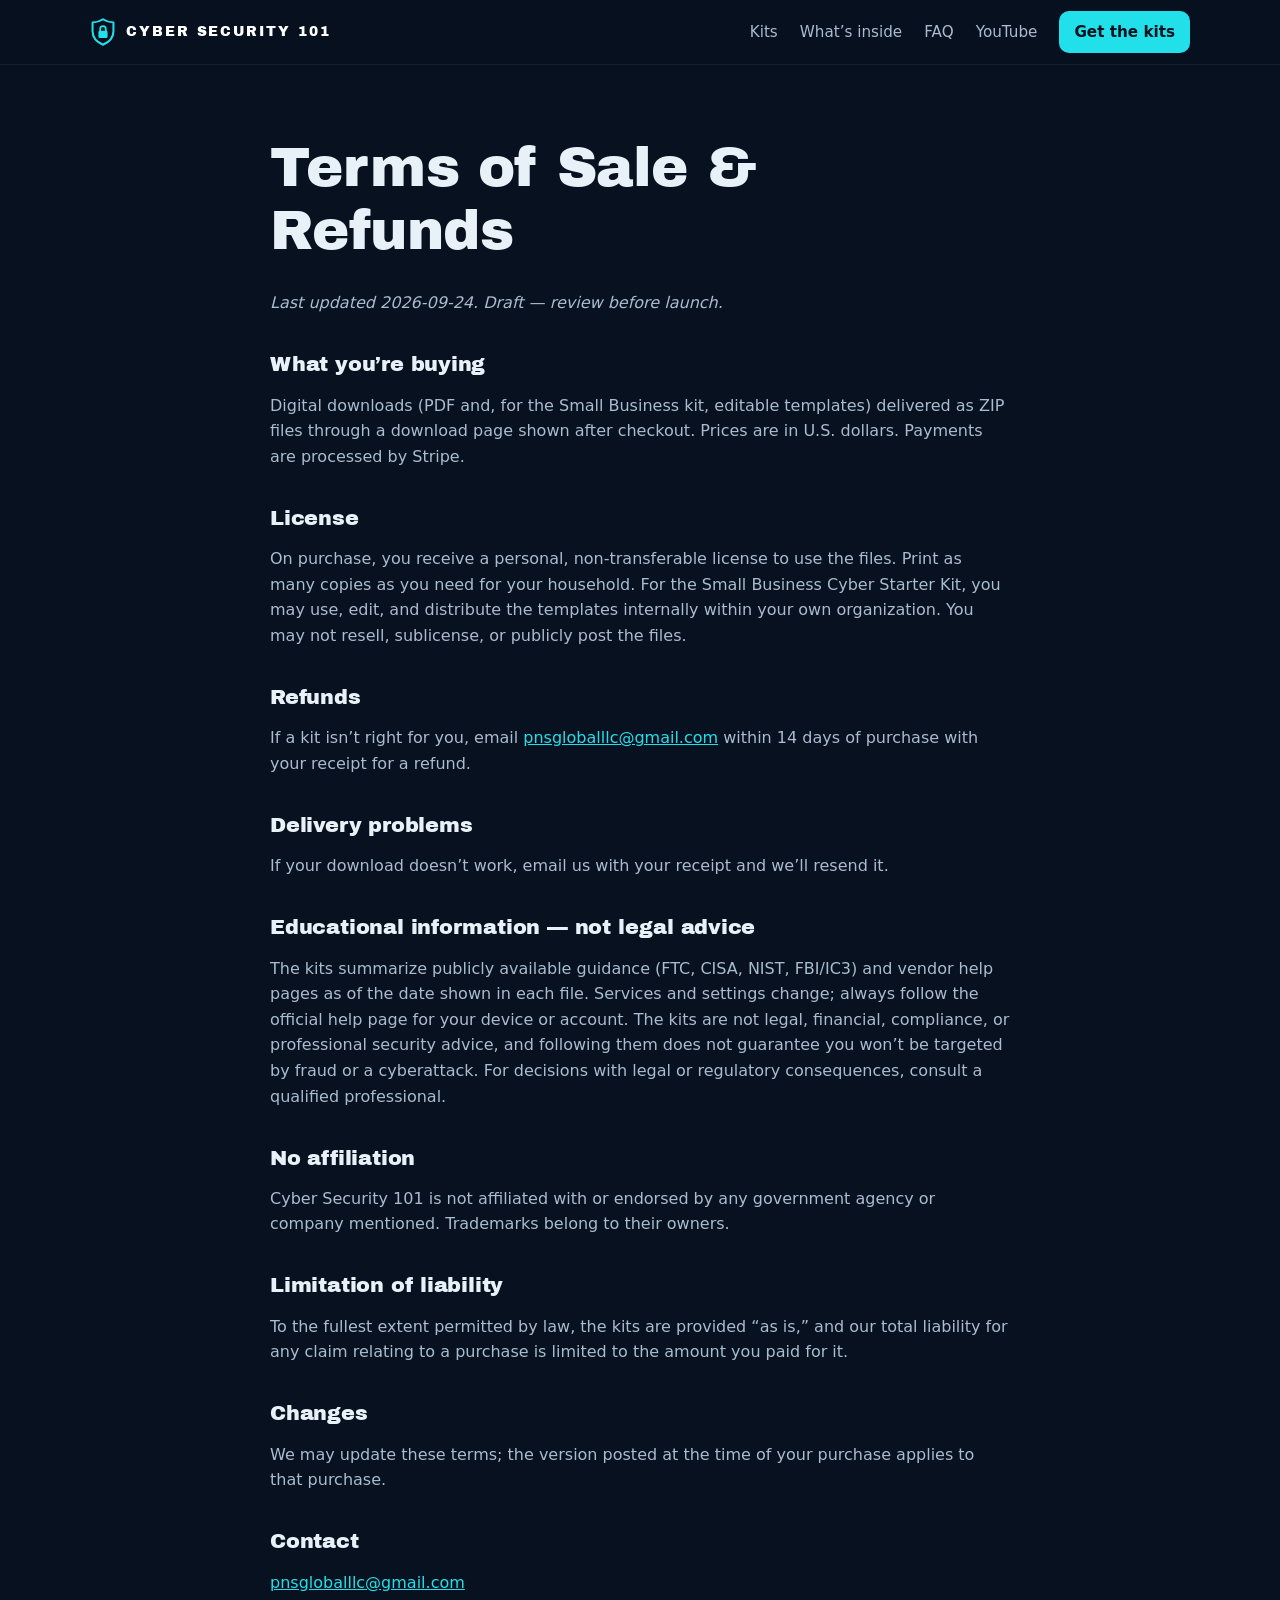
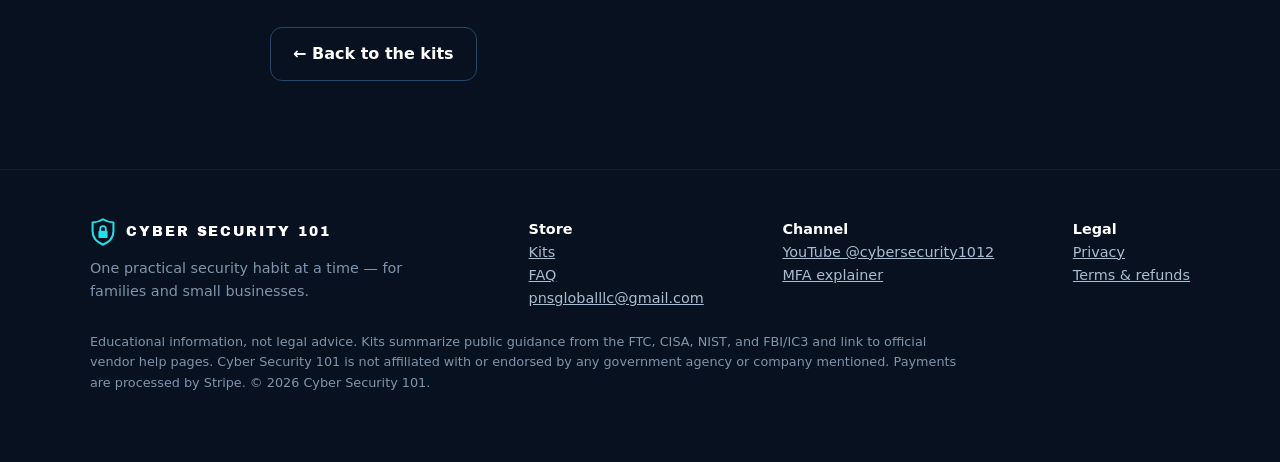
<file: terms.html>
<!doctype html>
<html lang="en"><head>
<meta charset="utf-8">
<meta http-equiv="Content-Security-Policy" content="default-src 'self'; img-src 'self' data: https:; style-src 'self' 'unsafe-inline'; script-src 'self' 'unsafe-inline'; connect-src 'self' https://formsubmit.co; form-action 'self' https://formsubmit.co https://buy.stripe.com; frame-src 'self' https://www.youtube-nocookie.com https://www.youtube.com; base-uri 'self'; object-src 'none'; upgrade-insecure-requests">
<meta name="referrer" content="strict-origin-when-cross-origin">
<meta name="viewport" content="width=device-width,initial-scale=1">
<title>Terms &amp; Refunds — Cyber Security 101 Kits</title>
<meta name="description" content="Terms &amp; Refunds — Cyber Security 101 Kits">
<link rel="canonical" href="https://yarosim.github.io/cyber-security-101/terms.html">
<meta property="og:type" content="website"><meta property="og:site_name" content="Cyber Security 101">
<meta property="og:title" content="Terms &amp; Refunds — Cyber Security 101 Kits"><meta property="og:description" content="Terms &amp; Refunds — Cyber Security 101 Kits">
<meta property="og:url" content="https://yarosim.github.io/cyber-security-101/terms.html"><meta property="og:image" content="https://yarosim.github.io/cyber-security-101/assets/img/og-image.png">
<meta property="og:image:width" content="1200"><meta property="og:image:height" content="630">
<meta name="twitter:card" content="summary_large_image"><meta name="twitter:title" content="Terms &amp; Refunds — Cyber Security 101 Kits"><meta name="twitter:description" content="Terms &amp; Refunds — Cyber Security 101 Kits"><meta name="twitter:image" content="https://yarosim.github.io/cyber-security-101/assets/img/og-image.png">
<meta name="theme-color" content="#07111F">
<link rel="icon" href="assets/img/favicon.svg" type="image/svg+xml"><link rel="icon" href="assets/img/favicon-32.png" sizes="32x32"><link rel="apple-touch-icon" href="assets/img/apple-touch-icon.png">
<link rel="preload" href="assets/fonts/archivo-black-latin.woff2" as="font" type="font/woff2" crossorigin>
<link rel="stylesheet" href="assets/css/site.css">
</head><body><a class="skip" href="#main">Skip to content</a>
<header class="top"><div class="wrap"><a class="brand" href="index.html"><svg viewBox="0 0 100 110" aria-hidden="true"><path d="M50 5 C38 13 24 17 9 18 L9 52 C9 78 27 95 50 105 C73 95 91 78 91 52 L91 18 C76 17 62 13 50 5 Z" fill="none" stroke="currentColor" stroke-width="8" stroke-linejoin="round"/><path d="M39 52 V43 a11 11 0 0 1 22 0 V52" fill="none" stroke="currentColor" stroke-width="7"/><rect x="32" y="50" width="36" height="29" rx="5" fill="currentColor"/></svg><span>CYBER SECURITY 101</span></a>
<nav class="links"><a href="index.html#kits">Kits</a><a href="index.html#inside">What’s inside</a><a href="index.html#faq">FAQ</a><a href="https://www.youtube.com/@cybersecurity1012" rel="noopener">YouTube</a><a class="btn btn-primary btn-sm" href="index.html#kits">Get the kits</a></nav></div></header><main id="main"><section><div class="wrap legal"><h1>Terms of Sale &amp; Refunds</h1><p><i>Last updated 2026-09-24. Draft — review before launch.</i></p>
<h2>What you’re buying</h2><p>Digital downloads (PDF and, for the Small Business kit, editable templates) delivered as ZIP files through a download page shown after checkout. Prices are in U.S. dollars. Payments are processed by Stripe.</p>
<h2>License</h2><p>On purchase, you receive a personal, non-transferable license to use the files. Print as many copies as you need for your household. For the Small Business Cyber Starter Kit, you may use, edit, and distribute the templates internally within your own organization. You may not resell, sublicense, or publicly post the files.</p>
<h2>Refunds</h2><p>If a kit isn’t right for you, email <a href="mailto:pnsgloballlc@gmail.com">pnsgloballlc@gmail.com</a> within 14 days of purchase with your receipt for a refund.</p>
<h2>Delivery problems</h2><p>If your download doesn’t work, email us with your receipt and we’ll resend it.</p>
<h2>Educational information — not legal advice</h2><p>The kits summarize publicly available guidance (FTC, CISA, NIST, FBI/IC3) and vendor help pages as of the date shown in each file. Services and settings change; always follow the official help page for your device or account. The kits are not legal, financial, compliance, or professional security advice, and following them does not guarantee you won’t be targeted by fraud or a cyberattack. For decisions with legal or regulatory consequences, consult a qualified professional.</p>
<h2>No affiliation</h2><p>Cyber Security 101 is not affiliated with or endorsed by any government agency or company mentioned. Trademarks belong to their owners.</p>
<h2>Limitation of liability</h2><p>To the fullest extent permitted by law, the kits are provided “as is,” and our total liability for any claim relating to a purchase is limited to the amount you paid for it.</p>
<h2>Changes</h2><p>We may update these terms; the version posted at the time of your purchase applies to that purchase.</p>
<h2>Contact</h2><p><a href="mailto:pnsgloballlc@gmail.com">pnsgloballlc@gmail.com</a></p><p style="margin-top:2em"><a class="btn btn-ghost" href="index.html">← Back to the kits</a></p></div></section></main><footer><div class="wrap"><div class="cols">
<div><a class="brand" href="./"><svg viewBox="0 0 100 110" aria-hidden="true"><path d="M50 5 C38 13 24 17 9 18 L9 52 C9 78 27 95 50 105 C73 95 91 78 91 52 L91 18 C76 17 62 13 50 5 Z" fill="none" stroke="currentColor" stroke-width="8" stroke-linejoin="round"/><path d="M39 52 V43 a11 11 0 0 1 22 0 V52" fill="none" stroke="currentColor" stroke-width="7"/><rect x="32" y="50" width="36" height="29" rx="5" fill="currentColor"/></svg><span>CYBER SECURITY 101</span></a><p style="margin:.8em 0 0;max-width:360px">One practical security habit at a time — for families and small businesses.</p></div>
<div><b style="color:#fff">Store</b><br><a href="index.html#kits">Kits</a><br><a href="index.html#faq">FAQ</a><br><a href="mailto:pnsgloballlc@gmail.com">pnsgloballlc@gmail.com</a></div>
<div><b style="color:#fff">Channel</b><br><a href="https://www.youtube.com/@cybersecurity1012" rel="noopener">YouTube @cybersecurity1012</a><br><a href="https://www.youtube.com/watch?v=_eU4ls9CV9U" rel="noopener">MFA explainer</a></div>
<div><b style="color:#fff">Legal</b><br><a href="privacy.html">Privacy</a><br><a href="terms.html">Terms &amp; refunds</a></div>
</div>
<p class="fine">Educational information, not legal advice. Kits summarize public guidance from the FTC, CISA, NIST, and FBI/IC3 and link to official vendor help pages. Cyber Security 101 is not affiliated with or endorsed by any government agency or company mentioned. Payments are processed by Stripe. © <span id="yr">2026</span> Cyber Security 101.</p>
</div></footer>
<script src="config.js"></script><script src="assets/js/main.js" defer></script>
</body></html>
</file>
<file: assets/css/site.css>
@font-face{font-family:"Archivo Black";src:url(../fonts/archivo-black-latin.woff2) format("woff2");font-display:swap}
:root{--bg:#07111F;--bg2:#0B1A2E;--card:#0F2139;--line:#1E3553;--ink:#E8F0F8;--ink2:#A9BCD0;--ink3:#7F95AD;--cyan:#22E0EA;--cyan-d:#17B8C1;--amber:#F5A524;--radius:16px;--max:1140px}
*{box-sizing:border-box}html{scroll-behavior:smooth}
body{margin:0;background:var(--bg);color:var(--ink);font:16px/1.6 system-ui,-apple-system,"Segoe UI",Roboto,Inter,Arial,sans-serif;-webkit-font-smoothing:antialiased}
a{color:var(--cyan)}a:hover{color:#7CF3F8}
img{max-width:100%;height:auto;display:block}
.wrap{max-width:var(--max);margin:0 auto;padding:0 20px}
h1,h2,h3{font-family:"Archivo Black",system-ui,sans-serif;font-weight:400;line-height:1.12;margin:0 0 .5em;letter-spacing:-.01em}
h1{font-size:clamp(2rem,5.2vw,3.5rem)}h2{font-size:clamp(1.6rem,3.4vw,2.35rem)}h3{font-size:1.2rem}
.accent{color:var(--cyan)}
.skip{position:absolute;left:-999px}.skip:focus{left:12px;top:12px;background:#fff;color:#000;padding:8px 12px;z-index:99;border-radius:6px}
header.top{position:sticky;top:0;z-index:20;background:rgba(7,17,31,.86);backdrop-filter:blur(10px);border-bottom:1px solid rgba(255,255,255,.06)}
header.top .wrap{display:flex;align-items:center;justify-content:space-between;height:64px}
.brand{display:flex;align-items:center;gap:10px;color:#fff;text-decoration:none;font-family:"Archivo Black";letter-spacing:.14em;font-size:.86rem}
.brand svg{width:26px;height:28px;color:var(--cyan)}
nav.links{display:flex;gap:22px;align-items:center}nav.links a{color:var(--ink2);text-decoration:none;font-size:.95rem}nav.links a:hover{color:#fff}nav.links a.btn{color:#04141F;white-space:nowrap}nav.links a.btn:hover{color:#04141F}.brand span{white-space:nowrap}
.btn{display:inline-flex;align-items:center;justify-content:center;gap:8px;padding:13px 22px;border-radius:12px;font-weight:700;text-decoration:none;border:1px solid transparent;cursor:pointer;font-size:1rem;transition:transform .12s ease, background .12s ease}
.btn:active{transform:translateY(1px)}
.btn-primary{background:var(--cyan);color:#04121C}.btn-primary:hover{background:#6CEFF5;color:#04121C}
.btn-ghost{border-color:#2A4668;color:#fff}.btn-ghost:hover{border-color:var(--cyan);color:#fff}
.btn-sm{padding:8px 14px;font-size:.9rem;border-radius:10px}
.btn.soon{background:transparent;border:1px dashed #3B5B80;color:var(--ink2);font-weight:600}
.btn.soon:hover{border-color:var(--cyan);color:#fff}
.hero{position:relative;overflow:hidden;padding:72px 0 56px;background:radial-gradient(circle at 85% 10%,rgba(34,224,234,.18),transparent 45%),radial-gradient(circle at 0% 100%,rgba(34,224,234,.10),transparent 40%),linear-gradient(170deg,#0E2038,#07111F 65%)}
.hero:before{content:"";position:absolute;inset:0;opacity:.06;background-image:linear-gradient(#22E0EA 1px,transparent 1px),linear-gradient(90deg,#22E0EA 1px,transparent 1px);background-size:44px 44px;pointer-events:none}
.hero .wrap{position:relative;display:grid;grid-template-columns:1.05fr 1fr;gap:40px;align-items:center}
.eyebrow{display:inline-flex;align-items:center;gap:8px;font-family:"Archivo Black";font-size:.74rem;letter-spacing:.16em;text-transform:uppercase;color:var(--cyan);margin-bottom:14px}
.eyebrow .dot{width:8px;height:8px;border-radius:4px;background:#FF4E45;box-shadow:0 0 0 4px rgba(255,78,69,.18)}
.lead{font-size:1.15rem;color:var(--ink2);max-width:38rem}
.cta{display:flex;gap:12px;flex-wrap:wrap;margin:26px 0 18px}
.sourced{font-size:.85rem;color:var(--ink3)}.sourced b{color:var(--ink2);font-weight:600}
.hero-img{border-radius:18px;box-shadow:0 30px 80px rgba(0,0,0,.5);border:1px solid rgba(255,255,255,.06)}
section{padding:72px 0}
.sec-head{max-width:720px;margin-bottom:34px}.sec-head p{color:var(--ink2);margin:0}
.kicker{font-family:"Archivo Black";font-size:.74rem;letter-spacing:.16em;text-transform:uppercase;color:var(--cyan);margin-bottom:10px}
.grid{display:grid;grid-template-columns:repeat(2,1fr);gap:22px}
.card{background:linear-gradient(180deg,#0F2139,#0B1A2E);border:1px solid var(--line);border-radius:var(--radius);overflow:hidden;display:flex;flex-direction:column}
.card.featured{border-color:rgba(34,224,234,.55);box-shadow:0 0 0 1px rgba(34,224,234,.25),0 20px 60px rgba(34,224,234,.08)}
.card .media{aspect-ratio:4/3;background:#07111F}
.card .media img{width:100%;height:100%;object-fit:cover}
.card .body{padding:22px 22px 24px;display:flex;flex-direction:column;flex:1}
.pillrow{display:flex;justify-content:space-between;align-items:center;gap:10px;margin-bottom:10px}
.pill{display:inline-block;font-size:.72rem;font-weight:700;letter-spacing:.08em;text-transform:uppercase;color:var(--cyan);background:rgba(34,224,234,.1);border:1px solid rgba(34,224,234,.25);padding:4px 10px;border-radius:999px}
.pill.gold{color:var(--amber);background:rgba(245,165,36,.1);border-color:rgba(245,165,36,.3)}
.price{font-family:"Archivo Black";font-size:1.7rem;color:#fff}.price small{font-family:system-ui;font-size:.8rem;color:var(--ink3);font-weight:500;margin-left:4px}
.card p.promise{color:var(--ink2);margin:.2em 0 1em}
.card ul{margin:0 0 20px;padding:0;list-style:none}
.card li{position:relative;padding-left:26px;margin:0 0 8px;color:var(--ink);font-size:.96rem}
.card li:before{content:"";position:absolute;left:2px;top:.5em;width:14px;height:8px;border-left:2.5px solid var(--cyan);border-bottom:2.5px solid var(--cyan);transform:rotate(-45deg)}
.card .meta{font-size:.84rem;color:var(--ink3);margin:-6px 0 16px}
.card .actions{margin-top:auto;display:flex;gap:10px;flex-wrap:wrap;align-items:center}
.card .actions .btn{flex:1 1 auto}
.band{background:var(--bg2);border-top:1px solid rgba(255,255,255,.04);border-bottom:1px solid rgba(255,255,255,.04)}
.inside{display:grid;grid-template-columns:repeat(2,1fr);gap:18px}
details{background:var(--card);border:1px solid var(--line);border-radius:14px;padding:0 20px}
details[open]{padding-bottom:16px}
summary{cursor:pointer;list-style:none;padding:18px 0;font-weight:700;display:flex;justify-content:space-between;gap:12px;align-items:center}
summary::-webkit-details-marker{display:none}
summary:after{content:"+";font-family:"Archivo Black";color:var(--cyan);font-size:1.3rem;line-height:1}
details[open] summary:after{content:"–"}
details p,details li{color:var(--ink2);font-size:.95rem}
details ul{padding-left:18px;margin:6px 0 0}
.steps3{display:grid;grid-template-columns:repeat(3,1fr);gap:18px;counter-reset:s}
.step{background:var(--card);border:1px solid var(--line);border-radius:14px;padding:22px}
.step:before{counter-increment:s;content:counter(s);display:inline-grid;place-items:center;width:34px;height:34px;border-radius:17px;background:var(--cyan);color:#04121C;font-family:"Archivo Black";margin-bottom:12px}
.step p{color:var(--ink2);margin:0;font-size:.96rem}
[hidden]{display:none!important}
.videos{display:grid;grid-template-columns:2fr;grid-auto-flow:column;grid-auto-columns:1fr;gap:18px}
.vid{display:block;text-decoration:none;color:var(--ink);background:var(--card);border:1px solid var(--line);border-radius:14px;overflow:hidden}
.vid:hover{border-color:var(--cyan)}
.vid .th{position:relative;aspect-ratio:16/9;background:#000}
.vid .th img{width:100%;height:100%;object-fit:cover}
.vid.short .th{aspect-ratio:9/12}
.vid .th .play{position:absolute;left:14px;bottom:14px;background:rgba(0,0,0,.72);color:#fff;font-size:.8rem;font-weight:700;padding:5px 10px;border-radius:8px}
.vid .t{padding:14px 16px 16px;font-weight:700;font-size:.98rem;line-height:1.35}
.vid .t small{display:block;color:var(--ink3);font-weight:500;margin-top:4px}
.shortcard{display:flex;flex-direction:column;align-items:center;justify-content:center;box-sizing:border-box;text-align:center;padding:22px 22px 52px;height:100%;background:radial-gradient(circle at 50% 30%,rgba(34,224,234,.18),transparent 60%),#0B1A2E}
.shortcard svg{width:56px;height:62px;color:var(--cyan);margin:0 auto 12px}
.shortcard b{font-family:"Archivo Black";font-weight:400;font-size:1.05rem;line-height:1.2}
.faq{display:grid;gap:12px;max-width:860px}
.note{background:rgba(34,224,234,.06);border:1px solid rgba(34,224,234,.22);border-radius:14px;padding:18px 20px;color:var(--ink2)}
footer{padding:48px 0 56px;border-top:1px solid rgba(255,255,255,.06);color:var(--ink3);font-size:.9rem}
footer .cols{display:flex;justify-content:space-between;gap:28px;flex-wrap:wrap}
footer a{color:var(--ink2)}
footer .fine{margin-top:22px;font-size:.8rem;max-width:880px}
.legal{max-width:780px}.legal h2{font-size:1.3rem;margin-top:1.8em}.legal p,.legal li{color:var(--ink2)}
@media (max-width:900px){.hero .wrap{grid-template-columns:1fr}.hero{padding:44px 0 36px}.grid,.inside{grid-template-columns:1fr}.steps3{grid-template-columns:1fr}.videos{grid-template-columns:1fr 1fr;grid-auto-flow:row}.videos .vid:first-child{grid-column:1/-1}.videos .vid:nth-child(4):not([hidden]){grid-column:1/-1}.videos .vid:nth-child(4) .th{aspect-ratio:16/6}nav.links a:not(.btn){display:none}section{padding:52px 0}}
@media (max-width:420px){.brand{font-size:.74rem;letter-spacing:.1em;gap:8px}.brand svg{width:22px;height:24px}nav.links a.btn{padding:8px 12px;font-size:.85rem}.cta .btn{width:100%}.videos{gap:12px}.shortcard{padding:10px 10px 46px}.shortcard b{font-size:.82rem}.shortcard svg{width:40px;height:44px}.vid .t{padding:10px 12px 12px;font-size:.9rem}.vid .th .play{left:10px;bottom:10px}}
@media (prefers-reduced-motion:reduce){html{scroll-behavior:auto}}
</file>
